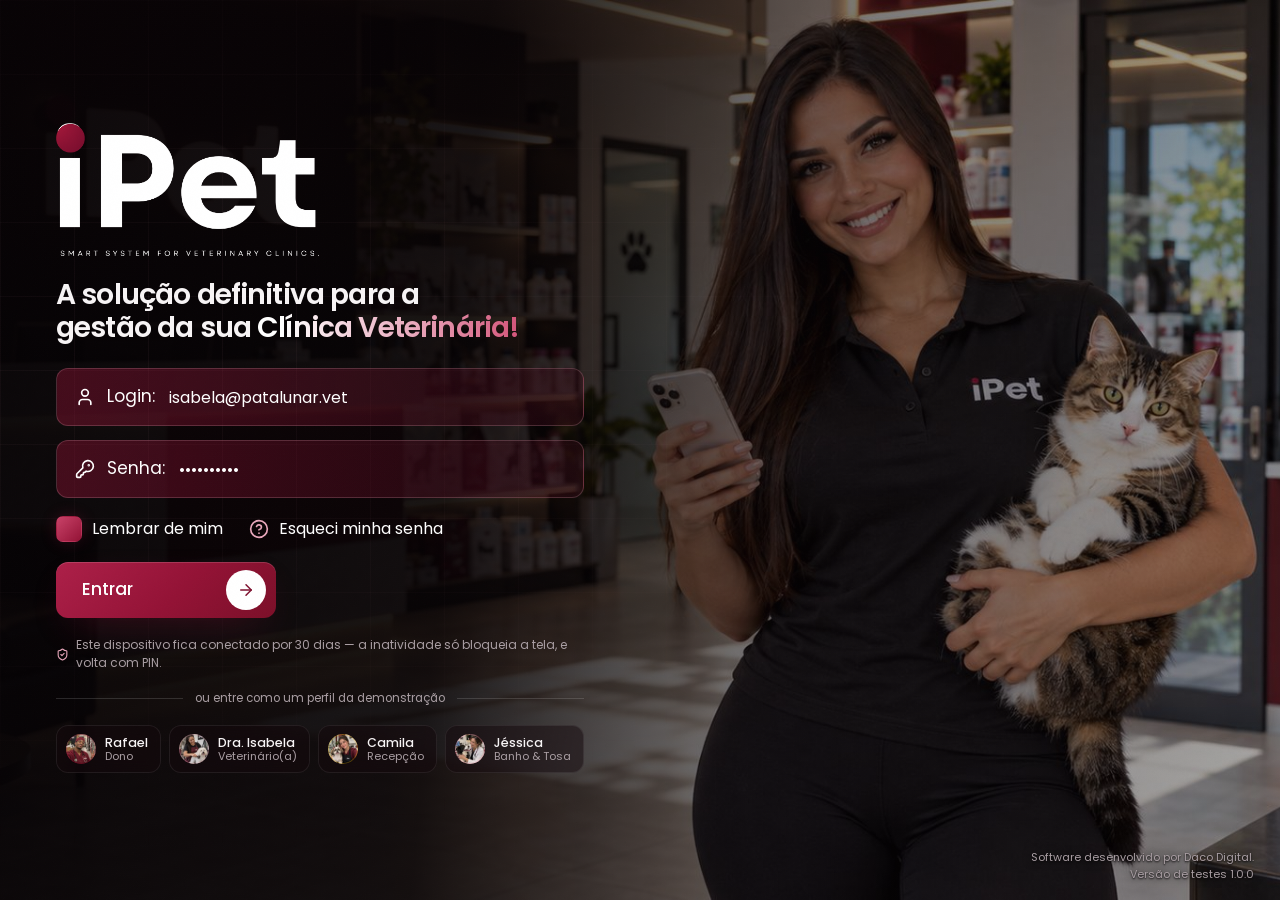
<file: index.html>
<!doctype html>
<html lang="pt-BR">
  <head>
    <meta charset="UTF-8" />
    <meta name="viewport" content="width=device-width, initial-scale=1.0, viewport-fit=cover" />
    <meta name="theme-color" content="#f4f0f1" />
    <meta name="description" content="iPet - sistema inteligente para clinicas veterinarias, por Daco Digital." />
    <meta name="apple-mobile-web-app-capable" content="yes" />
    <meta name="apple-mobile-web-app-title" content="iPet" />
    <!-- Icone da aba: a logo oficial (circulo preto com a palavra iPet e o ponto vinho). -->
    <link rel="icon" type="image/png" sizes="64x64" href="[data-uri]" />
    <link rel="apple-touch-icon" sizes="180x180" href="[data-uri]" />
    <title>iPet</title>
      <script>
      /* Tema antes de qualquer pintura: sem isto, quem escolheu o escuro vê um
         lampejo branco enquanto o JavaScript do app ainda está baixando. */
      (function () {
        try {
          var salvo = JSON.parse(localStorage.getItem('ipet-preferencias') || '{}');
          var tema = salvo && salvo.state ? salvo.state.tema : 'claro';
          if (tema === 'sistema') tema = matchMedia('(prefers-color-scheme: dark)').matches ? 'escuro' : 'claro';
          if (tema === 'escuro') {
            document.documentElement.dataset.tema = 'escuro';
            document.querySelector('meta[name="theme-color"]').content = '#0c0a0b';
          }
        } catch (e) {
          /* navegação privada ou armazenamento bloqueado: fica no claro, que é o padrão */
        }
      })();
    </script>
    <script type="module" crossorigin src="./assets/index-CNpdJ5wR.js"></script>
    <link rel="modulepreload" crossorigin href="./assets/rolldown-runtime-hePW80VL.js">
    <link rel="modulepreload" crossorigin href="./assets/icones-CRc_dqyc.js">
    <link rel="modulepreload" crossorigin href="./assets/banco-DMv7ku3s.js">
    <link rel="stylesheet" crossorigin href="./assets/index-hiunoL6u.css">
  </head>
  <body>
    <div id="raiz"></div>
  </body>
</html>
</file>
<file: assets/index-hiunoL6u.css>
._botao_1a7hz_1{border-radius:var(--r-10);letter-spacing:-.005em;white-space:nowrap;-webkit-user-select:none;user-select:none;height:38px;transition:transform var(--dur-rapida) var(--curva-saida), background var(--dur-media) var(--curva-saida), box-shadow var(--dur-media) var(--curva-saida), border-color var(--dur-media) var(--curva-saida), color var(--dur-media) var(--curva-saida), filter var(--dur-media);-webkit-tap-highlight-color:transparent;border:1px solid #0000;justify-content:center;align-items:center;gap:8px;padding:0 16px;font-size:13.5px;font-weight:500;display:inline-flex;position:relative}._botao_1a7hz_1:active:not(:disabled){transform:scale(.965)}._botao_1a7hz_1:disabled{opacity:.45;cursor:not-allowed}._primario_1a7hz_69{background:var(--gradiente-marca);color:#fff;box-shadow:inset 0 1px 0 var(--realce-5), 0 6px 20px -8px var(--marca-brilho)}._primario_1a7hz_69:hover:not(:disabled){filter:brightness(1.07);box-shadow:inset 0 1px 0 var(--realce-5), 0 10px 30px -8px #9413369e}._primario_1a7hz_69:after{content:"";border-radius:inherit;pointer-events:none;background:linear-gradient(115deg, transparent 32%, var(--realce-5) 48%, transparent 64%);opacity:0;transition:background-position .62s var(--curva-saida), opacity .18s linear;background-position:130% 0;background-size:260% 100%;position:absolute;inset:0;overflow:hidden}._primario_1a7hz_69:hover:not(:disabled):after{opacity:1;background-position:-30% 0}._secundario_1a7hz_137{background:var(--superficie-3);color:var(--texto-1);border-color:var(--borda);box-shadow:var(--realce-topo)}._secundario_1a7hz_137:hover:not(:disabled){background:var(--superficie-4);border-color:var(--borda-forte)}._contorno_1a7hz_159{color:var(--marca-texto);background:0 0;border-color:#94133659}._contorno_1a7hz_159:hover:not(:disabled){background:var(--marca-fundo);border-color:#94133699}._fantasma_1a7hz_179{color:var(--texto-2);background:0 0}._fantasma_1a7hz_179:hover:not(:disabled){background:var(--realce-2);color:var(--texto-1)}._sucesso_1a7hz_197{background:var(--sucesso-fundo);color:var(--sucesso);border-color:#2ed57340}._sucesso_1a7hz_197:hover:not(:disabled){background:#2ed57329}._emergencia_1a7hz_215{background:var(--emergencia);color:#fff;box-shadow:0 8px 26px -8px var(--emergencia-brilho)}._emergencia_1a7hz_215:hover:not(:disabled){filter:brightness(1.08)}._p_1a7hz_69{border-radius:var(--r-8);gap:6px;height:30px;padding:0 11px;font-size:12.5px}._g_1a7hz_249{border-radius:var(--r-12);height:46px;padding:0 22px;font-size:14.5px}._largo_1a7hz_263{width:100%}._soIcone_1a7hz_271{width:38px;padding:0}._soIcone_1a7hz_271._p_1a7hz_69{width:30px}._soIcone_1a7hz_271._g_1a7hz_249{width:46px}._ativo_1a7hz_293{background:var(--marca-fundo-forte);color:var(--marca-texto)}._contagem_1a7hz_303{border-radius:var(--r-pilula);background:var(--marca-500);color:#fff;min-width:17px;height:17px;box-shadow:0 0 0 2px var(--fundo);font-variant-numeric:tabular-nums;padding:0 4px;font-size:10px;font-weight:600;line-height:17px;position:absolute;top:3px;right:2px}._girando_1a7hz_337{animation:.9s linear infinite _girar_1a7hz_1}@keyframes _girar_1a7hz_1{to{transform:rotate(360deg)}}@media (width<=640px){._botao_1a7hz_1{height:40px}._p_1a7hz_69{height:32px}._soIcone_1a7hz_271{width:40px}}._cartao_ge5e2_1{isolation:isolate;border-radius:var(--r-16);border:1px solid var(--borda-sutil);background:var(--superficie-1);min-width:0;box-shadow:var(--sombra-1), var(--realce-topo);transition:border-color var(--dur-media) var(--curva-saida), transform var(--dur-media) var(--curva-saida), box-shadow var(--dur-media) var(--curva-saida);position:relative}._brilho_ge5e2_31:before{content:"";z-index:-1;border-radius:inherit;pointer-events:none;background:radial-gradient(380px circle at var(--mx,-999px) var(--my,-999px), #9413361c, transparent 45%);opacity:0;transition:opacity var(--dur-lenta) var(--curva-saida);position:absolute;inset:0}._brilho_ge5e2_31:hover:before{opacity:1}._brilho_ge5e2_31:hover{border-color:var(--borda-marca)}._destaque_ge5e2_73{background:var(--painel-marca) padding-box, var(--gradiente-borda) border-box;box-shadow:var(--realce-topo), 0 18px 48px -30px #94133680;border-color:#0000}._interativo_ge5e2_93{cursor:pointer}._interativo_ge5e2_93:hover{border-color:var(--borda-forte);box-shadow:var(--realce-topo), 0 14px 40px -24px #000000e6;transform:translateY(-2px)}._espaco0_ge5e2_115{padding:0}._espacoP_ge5e2_121{padding:12px}._espacoM_ge5e2_127{padding:20px}._espacoG_ge5e2_133{padding:28px}._cabecalho_ge5e2_141{align-items:flex-start;gap:12px;margin-bottom:16px;display:flex}._iconeCabecalho_ge5e2_153{border-radius:var(--r-10);background:var(--marca-fundo);width:34px;height:34px;color:var(--marca-texto);flex-shrink:0;place-items:center;display:grid}._textos_ge5e2_173{flex:1;min-width:0}._titulo_ge5e2_181{letter-spacing:-.01em;color:var(--texto-1);font-size:15px;font-weight:600}._descricao_ge5e2_193{color:var(--texto-3);margin-top:2px;font-size:12.5px}._acoes_ge5e2_203{flex-shrink:0;align-items:center;gap:6px;display:flex}@media (width<=640px){._espacoM_ge5e2_127{padding:16px}._espacoG_ge5e2_133{padding:20px}}._selo_sxhqd_1{border-radius:var(--r-pilula);white-space:nowrap;letter-spacing:0;border:1px solid #0000;align-items:center;gap:5px;height:22px;padding:0 8px;font-size:11.5px;font-weight:500;line-height:1;display:inline-flex}._p_sxhqd_31{gap:4px;height:18px;padding:0 6px;font-size:10.5px}._marca_sxhqd_45{color:var(--marca-texto);background:var(--marca-fundo);border-color:#94133638}._sucesso_sxhqd_55{color:var(--sucesso);background:var(--sucesso-fundo);border-color:#2ed57333}._atencao_sxhqd_65{color:var(--atencao);background:var(--atencao-fundo);border-color:#f5b30133}._info_sxhqd_75{color:var(--info);background:var(--info-fundo);border-color:#4fb3ff33}._neutro_sxhqd_85{color:var(--texto-2);background:var(--neutro-fundo);border-color:var(--borda-sutil)}._contorno_sxhqd_95{color:var(--texto-2);border-color:var(--borda-forte);background:0 0}._emergencia_sxhqd_105{color:#fff;background:var(--emergencia);border-color:#0000;font-weight:600}._ponto_sxhqd_119{background:currentColor;border-radius:50%;flex-shrink:0;width:6px;height:6px}._pulsando_sxhqd_135{animation:_pulso_sxhqd_1 1.8s var(--curva-saida) infinite;box-shadow:0 0}@keyframes _pulso_sxhqd_1{0%{box-shadow:0 0 0 0 color-mix(in srgb, currentColor 60%, transparent)}70%{box-shadow:0 0 0 6px #0000}to{box-shadow:0 0 #0000}}._envoltorio_ax9zs_1{flex-shrink:0;display:inline-block;position:relative}._avatar_ax9zs_13{letter-spacing:.01em;-webkit-user-select:none;user-select:none;border-radius:50%;place-items:center;width:100%;height:100%;font-weight:600;display:grid}._quadrado_ax9zs_35{border-radius:30%}._anel_ax9zs_43{outline:2px solid var(--marca-500);outline-offset:2px}._canal_ax9zs_53{box-shadow:0 0 0 2px var(--fundo);border-radius:50%;place-items:center;display:grid;position:absolute;bottom:-3px;right:-3px}._online_ax9zs_73{background:var(--sucesso);box-shadow:0 0 0 2px var(--fundo);border-radius:50%;position:absolute;bottom:0;right:0}._grupo_ax9zs_91{align-items:center;display:inline-flex}._itemGrupo_ax9zs_99{box-shadow:0 0 0 2px var(--superficie-1);border-radius:50%;margin-left:-8px}._itemGrupo_ax9zs_99:first-child{margin-left:0}._resto_ax9zs_115{background:var(--superficie-4);color:var(--texto-2);box-shadow:0 0 0 2px var(--superficie-1);border-radius:50%;place-items:center;margin-left:-8px;font-weight:600;display:grid}._comFoto_ax9zs_139{color:#0000;background-repeat:no-repeat}._campo_1s6cj_1{flex-direction:column;gap:6px;min-width:0;display:flex}._rotulo_1s6cj_8{color:var(--texto-2);font-size:12.5px;font-weight:500}._dica_1s6cj_14{color:var(--texto-3);font-size:12px}._erro_1s6cj_19{color:var(--atencao);font-size:12px}._caixa_1s6cj_24{border-radius:var(--r-10);border:1px solid var(--borda);background:var(--superficie-2);height:40px;transition:border-color var(--dur-media) var(--curva-saida), box-shadow var(--dur-media) var(--curva-saida), background var(--dur-media);align-items:center;gap:8px;padding:0 12px;display:flex;position:relative}._caixa_1s6cj_24:hover{border-color:var(--borda-forte)}._caixa_1s6cj_24:focus-within{background:var(--superficie-3);border-color:#94133699;box-shadow:0 0 0 4px #94133624}._p_1s6cj_48{border-radius:var(--r-8);height:32px;padding:0 10px;font-size:13px}._g_1s6cj_54{border-radius:var(--r-12);height:48px;padding:0 16px;font-size:15px}._comErro_1s6cj_61{border-color:#f5b3018c}._entrada_1s6cj_65{min-width:0;height:100%;color:var(--texto-1);background:0 0;border:0;outline:0;flex:1;font-size:13.5px}._entrada_1s6cj_65::placeholder{color:var(--texto-4)}._entrada_1s6cj_65:focus-visible{outline:none}._icone_1s6cj_82{color:var(--texto-3);flex-shrink:0}._sufixo_1s6cj_87{color:var(--texto-3);flex-shrink:0;font-size:12.5px}._area_1s6cj_93{resize:vertical;height:auto;color:var(--texto-1);outline:0;padding:10px 12px;font-size:13.5px;line-height:1.55}._area_1s6cj_93::placeholder{color:var(--texto-4)}._seletor_1s6cj_106 select{appearance:none;cursor:pointer;padding-right:18px}._seletor_1s6cj_106 option{background:var(--superficie-2);color:var(--texto-1)}._seta_1s6cj_115{color:var(--texto-3);pointer-events:none;position:absolute;right:10px}._alternadorLinha_1s6cj_123{cursor:pointer;justify-content:space-between;align-items:center;gap:16px;display:flex}._alternadorTextos_1s6cj_130{flex-direction:column;gap:2px;min-width:0;display:flex}._alternadorRotulo_1s6cj_136{color:var(--texto-1);font-size:13.5px}._alternador_1s6cj_123{border-radius:var(--r-pilula);background:var(--superficie-4);border:1px solid var(--borda);width:40px;height:23px;transition:background var(--dur-media) var(--curva-saida);flex-shrink:0;position:relative}._altP_1s6cj_150{width:32px;height:19px}._bolinha_1s6cj_154{background:var(--texto-2);width:17px;height:17px;transition:transform var(--dur-media) var(--curva-mola), background var(--dur-media);border-radius:50%;position:absolute;top:2px;left:2px}._altP_1s6cj_150 ._bolinha_1s6cj_154{width:13px;height:13px}._ligado_1s6cj_170{background:var(--marca-500);box-shadow:0 0 16px -4px var(--marca-brilho);border-color:#0000}._ligado_1s6cj_170 ._bolinha_1s6cj_154{background:#fff;transform:translate(17px)}._altP_1s6cj_150._ligado_1s6cj_170 ._bolinha_1s6cj_154{transform:translate(13px)}._caixaLinha_1s6cj_183{color:var(--texto-2);cursor:pointer;align-items:center;gap:9px;font-size:13.5px;display:inline-flex}._marcador_1s6cj_191{border:1.5px solid var(--borda-forte);background:var(--superficie-2);color:#fff;width:18px;height:18px;transition:all var(--dur-rapida);border-radius:5px;place-items:center;display:grid}._marcado_1s6cj_191{background:var(--marca-500);border-color:var(--marca-500)}._desabilitado_1s6cj_207{opacity:.5;cursor:not-allowed}@media (width<=640px){._entrada_1s6cj_65,._area_1s6cj_93{font-size:16px}._caixa_1s6cj_24{height:44px}}._abas_17x5f_1{scrollbar-width:none;-webkit-overflow-scrolling:touch;align-items:center;gap:4px;display:flex;overflow-x:auto}._abas_17x5f_1::-webkit-scrollbar{display:none}._linha_17x5f_25{border-bottom:1px solid var(--borda-sutil);gap:2px}._pilula_17x5f_35{border-radius:var(--r-10);background:var(--superficie-2);border:1px solid var(--borda-sutil);padding:3px;display:inline-flex}._aba_17x5f_1{color:var(--texto-3);transition:color var(--dur-media) var(--curva-saida);-webkit-tap-highlight-color:transparent;flex-shrink:0;font-size:13.5px;font-weight:500;position:relative}._aba_17x5f_1:hover,._ativa_17x5f_75{color:var(--texto-1)}._linha_17x5f_25 ._aba_17x5f_1{height:42px;padding:0 12px}._pilula_17x5f_35 ._aba_17x5f_1{height:30px;padding:0 12px;font-size:12.5px}._conteudo_17x5f_103{z-index:1;align-items:center;gap:7px;display:inline-flex;position:relative}._indicador_17x5f_119{z-index:0;position:absolute}._linha_17x5f_25 ._indicador_17x5f_119{background:var(--marca-400);height:2px;box-shadow:0 0 12px var(--marca-brilho);border-radius:2px;bottom:-1px;left:8px;right:8px}._pilula_17x5f_35 ._indicador_17x5f_119{border-radius:var(--r-8);background:var(--superficie-4);box-shadow:inset 0 1px 0 var(--realce-3), 0 2px 8px #0006;inset:0}._contagem_17x5f_163{border-radius:var(--r-pilula);background:var(--superficie-4);min-width:18px;height:18px;color:var(--texto-2);text-align:center;font-variant-numeric:tabular-nums;padding:0 5px;font-size:10.5px;line-height:18px}._ativa_17x5f_75 ._contagem_17x5f_163{background:var(--marca-fundo-forte);color:var(--marca-texto)}._camada_jsumw_1{z-index:var(--z-modal);place-items:center;display:grid;position:fixed;inset:0}._fundo_jsumw_17{background:var(--veu-sobreposicao);-webkit-backdrop-filter:blur(6px);position:absolute;inset:0}._modal_jsumw_33,._gaveta_jsumw_35{border:1px solid var(--borda);background:radial-gradient(120% 60% at 50% -10%, #9413361a, transparent 60%), var(--superficie-1);max-height:calc(100dvh - 48px);box-shadow:var(--realce-topo), var(--sombra-3);flex-direction:column;display:flex;position:relative}._modal_jsumw_33{border-radius:var(--r-20)}._gaveta_jsumw_35{border-radius:var(--r-20) 0 0 var(--r-20);border-right:0;max-height:100dvh;position:absolute;top:0;bottom:0;right:0}._esquerda_jsumw_89{border-radius:0 var(--r-20) var(--r-20) 0;border-right:1px solid var(--borda);border-left:0;left:0;right:auto}._folha_jsumw_105{border-radius:var(--r-24) var(--r-24) 0 0;border:1px solid var(--borda);max-height:92dvh;padding-bottom:env(safe-area-inset-bottom);border-bottom:0;position:absolute;inset:auto 0 0;width:100%!important}._alca_jsumw_133{background:var(--borda-forte);border-radius:4px;flex-shrink:0;width:40px;height:4px;margin:8px auto 0}._cabecalho_jsumw_151{flex-shrink:0;align-items:flex-start;gap:12px;padding:18px 18px 12px 22px;display:flex}._textos_jsumw_165{flex:1;min-width:0;padding-top:4px}._titulo_jsumw_175{font-size:17px;font-weight:600}._descricao_jsumw_183{color:var(--texto-3);margin-top:3px;font-size:13px}._fecharSolto_jsumw_193{z-index:2;position:absolute;top:12px;right:12px}._corpo_jsumw_207{flex:1;min-height:0;padding:4px 22px 22px;overflow-y:auto}._rodape_jsumw_221{border-top:1px solid var(--borda-sutil);flex-shrink:0;justify-content:flex-end;gap:8px;padding:14px 22px;display:flex}@media (width<=640px){._corpo_jsumw_207{padding:4px 16px 18px}._cabecalho_jsumw_151{padding:12px 12px 8px 16px}._rodape_jsumw_221{padding:12px 16px}._rodape_jsumw_221>*{flex:1}}._kpi_50kiq_1{flex-direction:column;gap:10px;display:flex}._topo_50kiq_13{justify-content:space-between;align-items:center;gap:8px;display:flex}._rotulo_50kiq_27{color:var(--texto-3);font-size:12.5px;font-weight:500}._icone_50kiq_39{border-radius:var(--r-8);background:var(--marca-fundo);width:28px;height:28px;color:var(--marca-texto);place-items:center;display:grid}._meio_50kiq_59{justify-content:space-between;align-items:flex-end;gap:8px;display:flex}._valor_50kiq_73{letter-spacing:-.03em;color:var(--texto-1);white-space:nowrap;font-size:26px;font-weight:600;line-height:1.1}._mini_50kiq_91{flex-shrink:0}._base_50kiq_99{flex-wrap:wrap;align-items:center;gap:8px;display:flex}._variacao_50kiq_113{border-radius:var(--r-pilula);font-variant-numeric:tabular-nums;align-items:center;gap:2px;height:20px;padding:0 6px 0 4px;font-size:11.5px;font-weight:600;display:inline-flex}._bom_50kiq_135{color:var(--sucesso);background:var(--sucesso-fundo)}._ruim_50kiq_143{color:var(--atencao);background:var(--atencao-fundo)}._comparacao_50kiq_153{color:var(--texto-3);font-size:12px}@media (width<=640px){._valor_50kiq_73{font-size:22px}}._cabecalhoPagina_5pqiz_3{flex-direction:column;gap:18px;margin-bottom:24px;display:flex}._linhaCabecalho_5pqiz_31{flex-wrap:wrap;align-items:center;gap:16px;min-width:0;display:flex}._textosCabecalho_5pqiz_45{flex:260px;min-width:min(100%,240px)}._tituloPagina_5pqiz_57{letter-spacing:-.03em;color:var(--texto-1);font-size:26px;font-weight:600;line-height:1.2}._descricaoPagina_5pqiz_71{color:var(--texto-3);max-width:68ch;margin-top:4px;font-size:13.5px}._ilustracaoCabecalho_5pqiz_83{flex-shrink:0}._acoesCabecalho_5pqiz_89{flex-wrap:wrap;justify-content:flex-end;align-items:center;gap:8px;min-width:0;display:flex}@media (width<=767px){._cabecalhoPagina_5pqiz_3{gap:12px;margin-bottom:16px}._linhaCabecalho_5pqiz_31{flex-wrap:wrap;gap:10px}._tituloPagina_5pqiz_57{font-size:21px}._descricaoPagina_5pqiz_71{-webkit-line-clamp:2;line-clamp:2;-webkit-box-orient:vertical;display:-webkit-box;overflow:hidden}._ilustracaoCabecalho_5pqiz_83{display:none}._acoesCabecalho_5pqiz_89{width:100%}}._vazio_5pqiz_165{text-align:center;flex-direction:column;align-items:center;gap:6px;padding:40px 24px;display:flex}._vazioCompacto_5pqiz_181{padding:20px 16px}._tituloVazio_5pqiz_187{margin-top:10px;font-size:15px;font-weight:600}._descricaoVazio_5pqiz_197{max-width:360px;color:var(--texto-3);font-size:13px}._acaoVazio_5pqiz_207{margin-top:12px}._tabelaRolagem_5pqiz_217{-webkit-overflow-scrolling:touch;width:100%;overflow-x:auto}._tabela_5pqiz_217{border-collapse:separate;border-spacing:0;width:100%;font-size:13px}._tabela_5pqiz_217 th{z-index:1;text-align:left;letter-spacing:.02em;color:var(--texto-3);background:var(--superficie-1);border-bottom:1px solid var(--borda-sutil);white-space:nowrap;padding:10px 14px;font-size:11.5px;font-weight:500;position:sticky;top:0}._tabela_5pqiz_217 td{border-bottom:1px solid var(--borda-sutil);color:var(--texto-2);vertical-align:middle;padding:12px 14px}._tabela_5pqiz_217 tbody tr{transition:background var(--dur-rapida)}._tabela_5pqiz_217 tbody tr:hover td{background:var(--realce-1)}._tabela_5pqiz_217 tbody tr:last-child td{border-bottom:0}._densa_5pqiz_297 td,._densa_5pqiz_297 th{padding:8px 12px}._progresso_5pqiz_313{border-radius:var(--r-pilula);background:var(--superficie-4);width:100%;overflow:hidden}._barraProgresso_5pqiz_325{border-radius:inherit;height:100%}._esqueleto_5pqiz_337{background:linear-gradient(90deg, var(--superficie-3) 0%, var(--superficie-4) 50%, var(--superficie-3) 100%);background-size:200% 100%;animation:1.6s linear infinite _brilho-deslizando_5pqiz_1;display:block}._divisor_5pqiz_353{color:var(--texto-3);letter-spacing:.06em;text-transform:uppercase;align-items:center;gap:12px;margin:16px 0;font-size:11.5px;font-weight:500;display:flex}._divisor_5pqiz_353:before,._divisor_5pqiz_353:after{content:"";background:var(--borda-sutil);flex:1;height:1px}._menu_5pqiz_393{display:inline-flex;position:relative}._listaMenu_5pqiz_401{z-index:var(--z-gaveta);border-radius:var(--r-12);border:1px solid var(--borda);background:var(--superficie-vidro);-webkit-backdrop-filter:blur(18px)saturate(140%);box-shadow:var(--realce-topo), var(--sombra-2);transform-origin:100% 0;padding:5px;position:absolute;top:calc(100% + 6px);right:0}._menuEsquerda_5pqiz_433{transform-origin:0 0;left:0;right:auto}@media (width<=767px){._listaMenu_5pqiz_401{min-width:176px;max-width:calc(100vw - 28px);width:auto!important}._menuEsquerda_5pqiz_433{transform-origin:100% 0;left:auto;right:0}}._itemMenu_5pqiz_471{border-radius:var(--r-8);width:100%;color:var(--texto-2);text-align:left;align-items:center;gap:10px;padding:8px 10px;font-size:13px;display:flex}._itemMenu_5pqiz_471:hover:not(:disabled){background:var(--realce-3);color:var(--texto-1)}._itemMenu_5pqiz_471:disabled{opacity:.4}._itemDestrutivo_5pqiz_507:hover:not(:disabled){color:var(--atencao)}._textosItemMenu_5pqiz_513{flex-direction:column;display:flex}._textosItemMenu_5pqiz_513 small{color:var(--texto-3);font-size:11.5px}._separadorMenu_5pqiz_529{background:var(--borda-sutil);height:1px;margin:4px 6px}._tooltipGrafico_5pqiz_543{border-radius:var(--r-10);border:1px solid var(--borda);background:var(--superficie-vidro);-webkit-backdrop-filter:blur(12px);backdrop-filter:blur(12px);min-width:150px;box-shadow:var(--sombra-2);padding:10px 12px;font-size:12px}._tooltipTitulo_5pqiz_563{color:var(--texto-3);margin-bottom:6px;font-size:11.5px}._tooltipLinha_5pqiz_573{color:var(--texto-2);align-items:center;gap:8px;padding:2px 0;display:flex}._tooltipLinha_5pqiz_573 strong{color:var(--texto-1);font-variant-numeric:tabular-nums;margin-left:auto;font-weight:600}._tooltipCor_5pqiz_599{border-radius:2px;width:8px;height:8px}._tooltipNome_5pqiz_609{white-space:nowrap}._celebracao_1lcm2_2{z-index:var(--z-aviso);pointer-events:none;position:fixed;top:42%;left:50%}._celebracao_1lcm2_2 i{opacity:0;animation:_soltar-pata_1lcm2_1 1.4s var(--curva-saida) forwards;background-repeat:no-repeat;background-size:contain;display:block;position:absolute}@keyframes _soltar-pata_1lcm2_1{0%{opacity:0;transform:translate(0,0)rotate(0)scale(.4)}18%{opacity:.95}70%{opacity:.9}to{transform:translate3d(var(--x), calc(var(--y) + 150px), 0) rotate(var(--giro)) scale(1);opacity:0}}._captura_nsgbp_1{flex-direction:column;gap:10px;display:flex}._palco_nsgbp_8{aspect-ratio:1;border-radius:var(--r-16);border:1px solid var(--borda-sutil);background:var(--superficie-3);align-self:center;width:100%;max-width:320px;position:relative;overflow:hidden}._video_nsgbp_19{object-fit:cover;width:100%;height:100%;transform:scaleX(-1)}._videoApagado_nsgbp_26{opacity:0}._previa_nsgbp_29{object-fit:cover;width:100%;height:100%;display:block}._aviso_nsgbp_35{text-align:center;flex-direction:column;justify-content:center;align-items:center;gap:7px;padding:20px;display:flex;position:absolute;inset:0}._aviso_nsgbp_35 svg{color:var(--marca-texto)}._aviso_nsgbp_35 strong{color:var(--texto-1);font-size:13.5px;font-weight:600}._aviso_nsgbp_35 small{color:var(--texto-3);font-size:11.5px;line-height:1.45}._mira_nsgbp_60{pointer-events:none;border:2px dashed #ffffff8c;border-radius:50%;position:absolute;inset:12%}._seletorCamera_nsgbp_68{border-radius:var(--r-8);border:1px solid var(--borda-sutil);background:var(--superficie-2);width:100%;max-width:320px;color:var(--texto-1);font-family:var(--fonte);align-self:center;padding:7px 10px;font-size:12.5px}._acoes_nsgbp_81{flex-wrap:wrap;justify-content:center;gap:8px;display:flex}._principal_nsgbp_87,._secundario_nsgbp_88,._fantasma_nsgbp_89{border-radius:var(--r-10);cursor:pointer;align-items:center;gap:6px;padding:8px 14px;font-size:12.5px;font-weight:500;display:inline-flex}._principal_nsgbp_87{background:var(--gradiente-marca);color:var(--texto-sobre-cor);box-shadow:0 6px 20px -10px var(--marca-brilho);border:1px solid #0000}._principal_nsgbp_87:disabled{opacity:.6;cursor:default}._secundario_nsgbp_88{border:1px solid var(--borda-sutil);background:var(--superficie-2);color:var(--texto-2)}._secundario_nsgbp_88:hover{border-color:var(--borda-marca);color:var(--marca-texto)}._fantasma_nsgbp_89{color:var(--texto-3);background:0 0;border:0}._fundo_1vn0f_1{z-index:120;-webkit-backdrop-filter:blur(6px);backdrop-filter:blur(6px);cursor:zoom-out;background:#0a0809db;place-items:center;padding:32px 20px;display:grid;position:fixed;inset:0}._quadro_1vn0f_14{border-radius:var(--r-16);cursor:default;flex-direction:column;gap:0;max-width:min(860px,100%);max-height:100%;display:flex;overflow:hidden;box-shadow:0 40px 90px -30px #000}._imagem_1vn0f_25{object-fit:contain;background:#0a0809;width:100%;max-height:78vh;display:block}._legenda_1vn0f_33{color:#f7f4f5;background:#161214;padding:14px 18px}._legenda_1vn0f_33 strong{font-size:14.5px;font-weight:600;display:block}._legenda_1vn0f_33 p{color:#f7f4f5b8;margin:4px 0 0;font-size:12.5px;line-height:1.55}._fecharVisor_1vn0f_50{top:calc(18px + env(safe-area-inset-top,0px));color:#fff;cursor:pointer;background:#ffffff1a;border:1px solid #ffffff2e;border-radius:50%;place-items:center;width:40px;height:40px;display:grid;position:absolute;right:18px}._fecharVisor_1vn0f_50:hover{background:#fff3}._barra_1kugf_5{left:50%;bottom:calc(22px + env(safe-area-inset-bottom,0px));z-index:57;border-radius:var(--r-pilula);border:1px solid color-mix(in srgb, var(--sucesso) 40%, transparent);background:var(--superficie-1);max-width:min(420px,100vw - 32px);box-shadow:var(--sombra-3);text-align:left;cursor:pointer;-webkit-tap-highlight-color:transparent;align-items:center;gap:11px;padding:9px 14px 9px 10px;font-family:inherit;display:flex;position:fixed;transform:translate(-50%)}._barra_1kugf_5:hover{border-color:color-mix(in srgb, var(--sucesso) 70%, transparent)}._pulso_1kugf_30{background:var(--sucesso);border-radius:50%;flex-shrink:0;width:9px;height:9px;position:relative}._pulso_1kugf_30:after{content:"";border:2px solid var(--sucesso);opacity:0;border-radius:50%;animation:1.8s ease-out infinite _pulsarAtendimento_1kugf_1;position:absolute;inset:-5px}@keyframes _pulsarAtendimento_1kugf_1{0%{opacity:.7;transform:scale(.7)}to{opacity:0;transform:scale(1.4)}}[data-movimento=reduzido] ._pulso_1kugf_30:after{animation:none}._textos_1kugf_61{flex-direction:column;flex:1;min-width:0;display:flex}._textos_1kugf_61 strong{color:var(--texto-1);text-overflow:ellipsis;white-space:nowrap;font-size:13px;font-weight:600;overflow:hidden}._textos_1kugf_61 small{color:var(--texto-3);text-overflow:ellipsis;white-space:nowrap;font-size:11px;overflow:hidden}._iconeBarra_1kugf_82{color:var(--sucesso);flex-shrink:0}._seta_1kugf_86{color:var(--texto-4);flex-shrink:0}@media (width<=720px){._barra_1kugf_5{bottom:calc(86px + env(safe-area-inset-bottom,0px));max-width:none;left:16px;right:16px;transform:none}}._camada_19d6f_19{z-index:var(--z-modal);display:block;position:fixed;inset:0}._fundo_19d6f_33{background:var(--fundo);position:absolute;inset:0}._painel_19d6f_45{background:var(--superficie-1);border:0;border-radius:0;flex-direction:column;width:100%;height:100dvh;max-height:100dvh;display:flex;position:relative;overflow:hidden}._alca_19d6f_71{background:var(--borda-forte);border-radius:999px;align-self:center;width:38px;height:4px;margin:8px 0 2px}._topo_19d6f_93{border-bottom:1px solid var(--borda-sutil);align-items:center;gap:12px;padding:14px 16px 12px;display:flex}._identidade_19d6f_109{flex:1;min-width:0}._identidade_19d6f_109 h2{letter-spacing:-.02em;color:var(--texto-1);white-space:nowrap;text-overflow:ellipsis;margin:0;font-size:18px;font-weight:600;overflow:hidden}._identidade_19d6f_109 p{color:var(--texto-3);white-space:nowrap;text-overflow:ellipsis;margin:1px 0 0;font-size:12.5px;overflow:hidden}._selosTopo_19d6f_155{flex-shrink:0;align-items:center;gap:8px;display:flex}._fecharTopo_19d6f_169{border-radius:var(--r-10);width:34px;height:34px;color:var(--texto-3);transition:background var(--dur-rapida), color var(--dur-rapida);place-items:center;display:grid}._fecharTopo_19d6f_169:hover{background:var(--superficie-3);color:var(--texto-1)}._manejo_19d6f_201{background:var(--atencao-fundo);color:var(--atencao);border-bottom:1px solid #ffc23340;align-items:center;gap:7px;margin:0;padding:8px 16px;font-size:12.5px;font-weight:500;display:flex}._abas_19d6f_231{border-bottom:1px solid var(--borda-sutil);gap:2px;padding:0 10px;display:flex}._aba_19d6f_231{height:44px;color:var(--texto-3);transition:color var(--dur-rapida);align-items:center;gap:7px;padding:0 14px;font-size:13.5px;font-weight:500;display:inline-flex;position:relative}._aba_19d6f_231:hover{color:var(--texto-2)}._abaAtiva_19d6f_275{color:var(--texto-1)}._abaAtiva_19d6f_275:after{content:"";background:var(--gradiente-marca-claro);border-radius:2px 2px 0 0;height:2px;position:absolute;bottom:-1px;left:12px;right:12px}._contagemAba_19d6f_303{background:var(--marca-500);color:#fff;text-align:center;border-radius:999px;min-width:18px;height:18px;padding:0 5px;font-size:10.5px;font-weight:600;line-height:18px}._rolagem_19d6f_333{flex:1;min-height:0;overflow-y:auto}._corpoAba_19d6f_345{flex-direction:column;gap:14px;padding:16px;display:flex}._tituloBloco_19d6f_361{letter-spacing:.08em;text-transform:uppercase;color:var(--texto-4);margin:4px 0 -4px;font-size:11px;font-weight:600}._tituloBloco_19d6f_361+section,._tituloBloco_19d6f_361+p{margin-top:0}._duasColunas_19d6f_387{grid-template-columns:repeat(2,minmax(0,1fr));gap:12px;display:grid}._blocoVitais_19d6f_403{border-radius:var(--r-12);border:1px solid var(--borda-sutil);background:var(--superficie-2);grid-template-columns:repeat(4,minmax(0,1fr));gap:10px;padding:12px;display:grid}._blocoListas_19d6f_423,._blocoFicha_19d6f_425,._blocoPrescricao_19d6f_427,._blocoComanda_19d6f_429{border-radius:var(--r-12);border:1px solid var(--borda-sutil);background:var(--superficie-2);flex-direction:column;gap:10px;padding:12px;display:flex}._lista_19d6f_449{flex-direction:column;gap:6px;display:flex}._rotuloLista_19d6f_461{letter-spacing:.06em;text-transform:uppercase;color:var(--texto-3);font-size:11px;font-weight:600}._etiquetas_19d6f_477{flex-wrap:wrap;gap:6px;display:flex}._etiqueta_19d6f_477{border:1px solid var(--borda);background:var(--superficie-3);height:26px;color:var(--texto-2);border-radius:999px;align-items:center;gap:5px;padding:0 4px 0 10px;font-size:12px;display:inline-flex}._etiqueta_19d6f_477 button{width:18px;height:18px;color:var(--texto-4);transition:background var(--dur-rapida), color var(--dur-rapida);border-radius:50%;place-items:center;display:grid}._etiqueta_19d6f_477 button:hover{background:var(--marca-fundo-forte);color:#fff}._novaEtiqueta_19d6f_545{border:1px dashed var(--borda);background:0 0;border-radius:999px;align-items:center;gap:4px;height:26px;padding:0 6px 0 10px;display:inline-flex}._novaEtiqueta_19d6f_545 input{width:108px;color:var(--texto-1);font-family:var(--fonte);background:0 0;border:0;font-size:12px}._novaEtiqueta_19d6f_545 input:focus{outline:none}._novaEtiqueta_19d6f_545 input::placeholder{color:var(--texto-4)}._novaEtiqueta_19d6f_545 button{background:var(--marca-500);color:#fff;border-radius:50%;place-items:center;width:18px;height:18px;display:grid}._rodapeFicha_19d6f_613{color:var(--texto-4);margin:0;font-size:11.5px}._linhaPrescricao_19d6f_629{border-radius:var(--r-8);background:var(--superficie-3);color:var(--texto-2);align-items:center;gap:10px;padding:8px 10px;font-size:12.5px;display:flex}._linhaPrescricao_19d6f_629 span{flex:1;min-width:0}._linhaPrescricao_19d6f_629 strong{color:var(--texto-1)}._linhaPrescricao_19d6f_629 button{color:var(--texto-4);transition:color var(--dur-rapida)}._linhaPrescricao_19d6f_629 button:hover{color:var(--emergencia)}._novaPrescricao_19d6f_679{grid-template-columns:minmax(0,1.6fr) minmax(0,1fr) minmax(0,.9fr) minmax(0,1fr) minmax(0,1fr) auto;align-items:end;gap:8px;display:grid}._fechoProntuario_19d6f_693{justify-content:space-between;align-items:flex-end;gap:12px;display:flex}._buscaComanda_19d6f_711{align-items:center;display:flex;position:relative}._buscaComanda_19d6f_711 input{border-radius:var(--r-10);background:var(--campo-claro);width:100%;height:40px;color:var(--campo-claro-texto);font-family:var(--fonte);border:1px solid #0000;padding:0 14px 0 38px;font-size:13.5px}._buscaComanda_19d6f_711 input::placeholder{color:var(--campo-claro-marca)}._buscaComanda_19d6f_711 input:focus{background:var(--campo-claro-foco);border-color:var(--marca-400);outline:none}._lupaComanda_19d6f_759{color:var(--campo-claro-marca);pointer-events:none;position:absolute;left:13px}._atalhos_19d6f_773,._achados_19d6f_775{flex-wrap:wrap;gap:8px;display:flex}._atalho_19d6f_773{border-radius:var(--r-10);border:1px solid var(--borda-sutil);background:var(--superficie-2);text-align:left;transition:transform var(--dur-media) var(--curva-saida), border-color var(--dur-media), background var(--dur-media);flex-direction:column;gap:1px;padding:9px 13px;display:flex}._atalho_19d6f_773:hover{border-color:var(--borda-marca);background:var(--superficie-3);transform:translateY(-2px)}._atalho_19d6f_773 span{color:var(--texto-1);font-size:12.5px;font-weight:500}._atalho_19d6f_773 small{color:var(--texto-3);font-size:11.5px}._achado_19d6f_775{border-radius:var(--r-10);border:1px solid var(--borda-sutil);background:var(--superficie-2);width:100%;color:var(--texto-3);text-align:left;transition:border-color var(--dur-rapida), background var(--dur-rapida);align-items:center;gap:10px;padding:10px 12px;display:flex}._achado_19d6f_775:hover{border-color:var(--borda-marca);background:var(--superficie-3);color:var(--marca-texto)}._nomeAchado_19d6f_885{min-width:0;color:var(--texto-1);flex:1;font-size:13px}._precoAchado_19d6f_897{color:var(--texto-2);white-space:nowrap;font-size:13px;font-weight:600}._comandaVazia_19d6f_911{text-align:center;color:var(--texto-4);margin:0;padding:10px 0;font-size:12.5px}._tituloComanda_19d6f_927{color:var(--texto-3);justify-content:space-between;align-items:center;gap:8px;font-size:12px;display:flex}._linhaComanda_19d6f_945{border-top:1px solid var(--borda-sutil);grid-template-columns:minmax(0,1fr) auto auto auto;align-items:center;gap:10px;padding:7px 0;display:grid}._nomeLinha_19d6f_961{color:var(--texto-1);text-overflow:ellipsis;white-space:nowrap;font-size:13px;overflow:hidden}._quantidade_19d6f_975{align-items:center;gap:2px;display:inline-flex}._quantidade_19d6f_975 button{border-radius:var(--r-6);border:1px solid var(--borda-sutil);background:var(--superficie-3);width:24px;height:24px;color:var(--texto-2);place-items:center;display:grid}._quantidade_19d6f_975 button:hover{border-color:var(--borda-forte);color:var(--texto-1)}._quantidade_19d6f_975 b{text-align:center;font-variant-numeric:tabular-nums;min-width:26px;font-size:13px}._valorLinha_19d6f_1025{color:var(--texto-1);font-variant-numeric:tabular-nums;white-space:nowrap;font-size:13px;font-weight:600}._tirarLinha_19d6f_1039{color:var(--texto-4);transition:color var(--dur-rapida)}._tirarLinha_19d6f_1039:hover{color:var(--emergencia)}._totalComanda_19d6f_1055{border-top:1px solid var(--borda);color:var(--texto-3);justify-content:space-between;align-items:baseline;padding-top:10px;font-size:12.5px;display:flex}._totalComanda_19d6f_1055 strong{letter-spacing:-.02em;color:var(--texto-1);font-size:19px;font-weight:600}._fechoComanda_19d6f_1087{justify-content:space-between;align-items:center;gap:12px;display:flex}._notaComanda_19d6f_1099{color:var(--texto-4);margin:0;font-size:11.5px}._rodape_19d6f_613{border-top:1px solid var(--borda-sutil);background:var(--superficie-solida-1);justify-content:space-between;align-items:center;gap:12px;padding:12px 16px;display:flex}._resumoRodape_19d6f_1133{color:var(--texto-3);font-size:12.5px}@media (width<=767px){._camada_19d6f_19{place-items:end stretch;padding:0}._painel_19d6f_45{border-radius:var(--r-20) var(--r-20) 0 0;width:100%;max-height:94dvh;padding-bottom:env(safe-area-inset-bottom,0px);border-bottom:0}._blocoVitais_19d6f_403{grid-template-columns:repeat(2,minmax(0,1fr))}._tituloBloco_19d6f_361{letter-spacing:.08em;text-transform:uppercase;color:var(--texto-4);margin:4px 0 -4px;font-size:11px;font-weight:600}._tituloBloco_19d6f_361+section,._tituloBloco_19d6f_361+p{margin-top:0}._duasColunas_19d6f_387{grid-template-columns:minmax(0,1fr)}._novaPrescricao_19d6f_679{grid-template-columns:repeat(2,minmax(0,1fr))}._novaPrescricao_19d6f_679>:first-child,._novaPrescricao_19d6f_679>:last-child{grid-column:1/-1}._fechoProntuario_19d6f_693,._fechoComanda_19d6f_1087{flex-direction:column;align-items:stretch}._abas_19d6f_231{padding:0 6px}._aba_19d6f_231{flex:1;justify-content:center;padding:0 6px}}._botaoFicha_19d6f_1259{border-radius:var(--r-pilula);border:1px solid var(--borda);background:var(--superficie-2);height:32px;color:var(--texto-2);white-space:nowrap;transition:border-color var(--dur-rapida), background var(--dur-rapida), color var(--dur-rapida);align-items:center;gap:6px;padding:0 11px;font-size:12.5px;font-weight:500;display:inline-flex}._botaoFicha_19d6f_1259:hover{border-color:var(--borda-marca);background:var(--superficie-3);color:var(--marca-texto)}._historico_19d6f_1307{z-index:2;background:var(--superficie-1);flex-direction:column;display:flex;position:absolute;inset:0}._topoHistorico_19d6f_1325{border-bottom:1px solid var(--borda-sutil);align-items:center;gap:12px;padding:12px 16px;display:flex}._voltarHistorico_19d6f_1339{color:var(--marca-texto);align-items:center;gap:7px;font-size:13px;font-weight:500;display:inline-flex}._voltarHistorico_19d6f_1339:hover{color:var(--marca-texto-forte)}._tituloHistorico_19d6f_1361{color:var(--texto-3);margin-left:auto;font-size:13px}._secoesHistorico_19d6f_1373{scrollbar-width:none;border-bottom:1px solid var(--borda-sutil);gap:6px;padding:10px 16px;display:flex;overflow-x:auto}._secoesHistorico_19d6f_1373::-webkit-scrollbar{display:none}._secao_19d6f_1395{border-radius:var(--r-pilula);border:1px solid var(--borda-sutil);background:var(--superficie-2);height:30px;color:var(--texto-3);transition:border-color var(--dur-rapida), color var(--dur-rapida);flex-shrink:0;align-items:center;gap:6px;padding:0 11px;font-size:12.5px;display:inline-flex}._secao_19d6f_1395:hover{border-color:var(--borda);color:var(--texto-2)}._secao_19d6f_1395 i{color:var(--texto-4);font-size:11px;font-style:normal;font-weight:600}._secaoAtiva_19d6f_1447{background:var(--gradiente-marca);border-color:var(--borda-marca);color:#fff}._secaoAtiva_19d6f_1447 i{color:var(--texto-sobre-cor)}._corpoHistorico_19d6f_1465{flex-direction:column;flex:1;gap:8px;min-height:0;padding:14px 16px 20px;display:flex;overflow-y:auto}._listaHistorico_19d6f_1485{flex-direction:column;display:flex}._linhaHistorico_19d6f_1495{border-bottom:1px solid var(--borda-sutil);grid-template-columns:minmax(0,1fr) auto;align-items:center;gap:4px 12px;padding:10px 0;display:grid}._principalHistorico_19d6f_1511{color:var(--texto-1);text-overflow:ellipsis;white-space:nowrap;grid-column:1;font-size:13.5px;font-weight:500;overflow:hidden}._principalHistorico_19d6f_1511 em{color:var(--texto-3);font-style:normal;font-weight:400}._secundarioHistorico_19d6f_1539{color:var(--texto-3);grid-area:2/1;font-size:12px}._valorHistorico_19d6f_1551{color:var(--texto-1);font-variant-numeric:tabular-nums;grid-area:1/2/span 2;font-size:13.5px;font-weight:600}._linhaHistorico_19d6f_1495>span:last-child,._linhaHistorico_19d6f_1495>strong{justify-self:end}._linhaHistorico_19d6f_1495 .selo,._linhaHistorico_19d6f_1495>:last-child:not(._secundarioHistorico_19d6f_1539){grid-area:1/2/span 2}._atendimentoAntigo_19d6f_1591{border-radius:var(--r-10);border:1px solid var(--borda-sutil);background:var(--superficie-2);overflow:hidden}._cabecaAntigo_19d6f_1603{text-align:left;width:100%;color:var(--texto-3);transition:background var(--dur-rapida);grid-template-columns:auto minmax(0,1fr) auto auto;align-items:center;gap:10px;padding:10px 12px;display:grid}._cabecaAntigo_19d6f_1603:hover{background:var(--superficie-3)}._dataAntigo_19d6f_1631{font-variant-numeric:tabular-nums;color:var(--texto-4);font-size:12px}._resumoAntigo_19d6f_1641{color:var(--texto-1);text-overflow:ellipsis;white-space:nowrap;font-size:13px;overflow:hidden}._vetAntigo_19d6f_1655{color:var(--marca-texto);font-size:12px}._setaAberta_19d6f_1663{transform:rotate(180deg)}._detalheAntigo_19d6f_1669{border-top:1px solid var(--borda-sutil);flex-direction:column;gap:5px;padding:2px 12px 12px;display:flex}._detalheAntigo_19d6f_1669 p{color:var(--texto-2);margin:0;font-size:12.5px;line-height:1.5}._detalheAntigo_19d6f_1669 b{color:var(--texto-3);font-weight:600}._nadaHistorico_19d6f_1717{text-align:center;color:var(--texto-4);margin:0;padding:26px 0;font-size:13px}._curva_19d6f_1735{flex-direction:column;gap:10px;display:flex}._cabecalhoCurva_19d6f_1745{flex-wrap:wrap;justify-content:space-between;align-items:baseline;gap:12px;display:flex}._pesoAtual_19d6f_1759{color:var(--texto-3);align-items:baseline;gap:6px;font-size:13px;display:flex}._pesoAtual_19d6f_1759 b{letter-spacing:-.02em;color:var(--texto-1);font-size:26px;font-weight:700}._pesoAtual_19d6f_1759 small{color:var(--texto-4);font-size:11.5px}._variacaoCurva_19d6f_1793{border-radius:var(--r-pilula);background:var(--superficie-3);color:var(--texto-2);align-items:center;gap:5px;padding:4px 10px;font-size:12px;font-weight:600;display:inline-flex}._variacaoAlerta_19d6f_1815{background:var(--atencao-fundo);color:var(--atencao)}._svgCurva_19d6f_1823{width:100%;height:auto;display:block}._grade_19d6f_1833{stroke:var(--borda-sutil);stroke-width:1px;stroke-dasharray:3 5}._rotuloEixo_19d6f_1843{font-size:9.5px;font-family:var(--fonte);fill:var(--texto-4)}._rotuloFaixa_19d6f_1853{font-size:9px;font-family:var(--fonte);fill:var(--sucesso)}._rotuloPonto_19d6f_1863{font-size:10px;font-family:var(--fonte);fill:var(--texto-3);font-weight:600}._rotuloPontoForte_19d6f_1875{fill:var(--texto-1);font-size:11.5px}._legendaCurva_19d6f_1883{color:var(--texto-3);margin:0;font-size:12px;line-height:1.5}._avisoCurva_19d6f_1895{color:var(--atencao);font-weight:600}._itemReceita_19d6f_1909{flex-direction:column;gap:4px;display:flex}._temNaCasa_19d6f_1921,._faltaNaCasa_19d6f_1923,._foraDaCasa_19d6f_1925{align-items:flex-start;gap:6px;margin:0;padding:0 10px 2px;font-size:11.5px;line-height:1.45;display:flex}._temNaCasa_19d6f_1921 svg,._faltaNaCasa_19d6f_1923 svg,._foraDaCasa_19d6f_1925 svg{flex:none;margin-top:1px}._temNaCasa_19d6f_1921{color:var(--sucesso)}._faltaNaCasa_19d6f_1923{color:var(--atencao)}._foraDaCasa_19d6f_1925{color:var(--texto-4)}._temNaCasa_19d6f_1921 b,._faltaNaCasa_19d6f_1923 b{font-variant-numeric:tabular-nums}._buscaMedicamento_19d6f_1985{position:relative}._lupaMedicamento_19d6f_1991{color:var(--texto-4);pointer-events:none;position:absolute;top:50%;right:8px;transform:translateY(-50%)}._sugestoesMedicamento_19d6f_2009{z-index:4;border-radius:var(--r-10);border:1px solid var(--borda);background:var(--superficie-1);box-shadow:var(--sombra-2);flex-direction:column;display:flex;position:absolute;top:calc(100% + 4px);left:0;right:0;overflow:hidden}._sugestoesMedicamento_19d6f_2009 button{text-align:left;color:var(--texto-2);border-bottom:1px solid var(--borda-sutil);transition:background var(--dur-rapida);grid-template-columns:auto minmax(0,1fr) auto auto;align-items:center;gap:8px;padding:7px 10px;font-size:12px;display:grid}._sugestoesMedicamento_19d6f_2009 button:last-child{border-bottom:0}._sugestoesMedicamento_19d6f_2009 button:hover{background:var(--superficie-3)}._codigoSugestao_19d6f_2073{font-variant-numeric:tabular-nums;border-radius:var(--r-6);background:var(--superficie-3);color:var(--texto-3);padding:2px 5px;font-size:10.5px;font-weight:600}._nomeSugestao_19d6f_2091{text-overflow:ellipsis;white-space:nowrap;min-width:0;color:var(--texto-1);overflow:hidden}._estoqueSugestao_19d6f_2105{color:var(--texto-4);white-space:nowrap;font-size:11px}._precoSugestao_19d6f_2115{font-variant-numeric:tabular-nums;color:var(--marca-texto);white-space:nowrap;font-weight:600}._receitaNaComanda_19d6f_2129{border-top:1px dashed var(--borda-sutil);flex-wrap:wrap;justify-content:space-between;align-items:center;gap:8px;padding-top:8px;display:flex}._contaReceita_19d6f_2147{font-variant-numeric:tabular-nums;color:var(--texto-3);font-size:11.5px}@media (width<=760px){._sugestoesMedicamento_19d6f_2009 button{grid-template-columns:auto minmax(0,1fr)}._estoqueSugestao_19d6f_2105,._precoSugestao_19d6f_2115{grid-column:2;font-size:10.5px}}._achados_19d6f_775{max-height:268px;padding-right:2px;overflow-y:auto}._codigoItem_19d6f_2199{font-variant-numeric:tabular-nums;border-radius:var(--r-6);background:var(--superficie-3);color:var(--texto-3);flex:none;padding:2px 5px;font-size:10.5px;font-weight:600}._estoqueAchado_19d6f_2221{color:var(--texto-4);white-space:nowrap;flex:none;font-size:11px}._estoqueZerado_19d6f_2233{color:var(--atencao)}._codigoLinha_19d6f_2241{font-variant-numeric:tabular-nums;color:var(--texto-4);margin-right:6px;font-size:10.5px;font-weight:600;display:inline-block}._reguaCategorias_19d6f_2259{scrollbar-width:none;gap:6px;padding-bottom:2px;display:flex;overflow-x:auto}._reguaCategorias_19d6f_2259::-webkit-scrollbar{display:none}._chipCategoria_19d6f_2281{border:1px solid var(--borda-sutil);background:var(--superficie-2);height:28px;color:var(--texto-2);white-space:nowrap;transition:border-color var(--dur-rapida), background var(--dur-rapida), color var(--dur-rapida);border-radius:999px;flex:none;align-items:center;gap:5px;padding:0 11px;font-size:12px;display:inline-flex}._chipCategoria_19d6f_2281 span{font-variant-numeric:tabular-nums;color:var(--texto-4);font-size:10.5px}._chipCategoria_19d6f_2281:hover{border-color:var(--borda-marca)}._chipCategoriaAtivo_19d6f_2333{background:var(--gradiente-marca);color:#fff;border-color:#0000}._chipCategoriaAtivo_19d6f_2333 span{color:#ffffffb8}._blocoReceitaComanda_19d6f_2351{border-radius:var(--r-12);border:1px solid var(--borda-marca);background:var(--marca-fundo);flex-direction:column;gap:6px;padding:11px 12px;display:flex}._blocoReceitaComanda_19d6f_2351 ._rotuloLista_19d6f_461{color:var(--marca-texto);align-items:center;gap:5px;display:flex}._itemDaReceita_19d6f_2383{border-radius:var(--r-8);border:1px solid var(--borda-sutil);background:var(--superficie-1);text-align:left;color:var(--texto-3);transition:border-color var(--dur-rapida), background var(--dur-rapida);grid-template-columns:auto minmax(0,1fr) auto auto auto;align-items:center;gap:9px;padding:8px 10px;display:grid}._itemDaReceita_19d6f_2383:hover:not(:disabled){border-color:var(--borda-marca);background:var(--superficie-2)}._itemDaReceita_19d6f_2383 small{color:var(--texto-4);white-space:nowrap;font-size:11px}._itemDaReceita_19d6f_2383 b{font-variant-numeric:tabular-nums;color:var(--texto-1);font-size:12.5px}._nomeDaReceita_19d6f_2441{text-overflow:ellipsis;white-space:nowrap;min-width:0;color:var(--texto-1);font-size:12.5px;overflow:hidden}._itemDaReceitaSemEstoque_19d6f_2457{cursor:not-allowed;opacity:.72}._itemDaReceitaSemEstoque_19d6f_2457 small{color:var(--atencao)}._saidasComanda_19d6f_2473{flex-wrap:wrap;justify-content:flex-end;gap:8px;display:flex}@media (width<=760px){._itemDaReceita_19d6f_2383{grid-template-columns:auto minmax(0,1fr) auto}._itemDaReceita_19d6f_2383 small{grid-column:2}._achados_19d6f_775{max-height:220px}}._semDado_1qwep_17{color:var(--texto-3);margin:4px 0 0;font-size:13px;line-height:1.5}._statusAtraso_1qwep_35{color:var(--atencao)}._statusEmDia_1qwep_41{color:var(--sucesso)}._listaPets_1qwep_53{flex-direction:column;gap:14px;display:flex}._topoListaPets_1qwep_65{color:var(--texto-3);justify-content:space-between;align-items:center;gap:12px;font-size:12.5px;display:flex}._topoListaPets_1qwep_65>span{align-items:center;gap:7px;display:inline-flex}._cartaoPet_1qwep_93,._cartaoPetAtivo_1qwep_95{border-radius:var(--r-16);border:1px solid var(--borda-sutil);background:var(--vidro);-webkit-backdrop-filter:var(--vidro-desfoque);backdrop-filter:var(--vidro-desfoque);box-shadow:var(--sombra-2), var(--realce-topo);cursor:pointer;transition:border-color var(--dur-media), box-shadow var(--dur-media);flex-direction:column;gap:14px;padding:18px 20px;display:flex}._cartaoPet_1qwep_93:hover{border-color:var(--borda)}._cartaoPetAtivo_1qwep_95{border-color:var(--borda-marca);box-shadow:var(--sombra-2), var(--brilho-marca)}._topoPet_1qwep_141{flex-wrap:wrap;align-items:center;gap:14px;display:flex}._textosPet_1qwep_153{flex:1;min-width:0}._textosPet_1qwep_153 h3{letter-spacing:-.01em;color:var(--texto-1);margin:0;font-size:20px;font-weight:600}._textosPet_1qwep_153 p{color:var(--texto-3);margin:2px 0 0;font-size:12.5px}._selosPet_1qwep_185{flex-wrap:wrap;gap:6px;display:flex}._alertaManejo_1qwep_197{border-radius:var(--r-10);background:var(--atencao-fundo);color:var(--atencao);border:1px solid #f5b3016b;align-items:flex-start;gap:10px;margin:0;padding:11px 14px;font-size:13px;font-weight:500;line-height:1.45;display:flex}._alertaManejo_1qwep_197 svg{flex-shrink:0;margin-top:1px}._corpoPet_1qwep_235{grid-template-columns:minmax(0,1.05fr) minmax(0,1fr);gap:22px;display:grid}._graficoPeso_1qwep_247{min-width:0}._tituloMini_1qwep_253{color:var(--texto-2);flex-wrap:wrap;align-items:baseline;gap:10px;margin-bottom:6px;font-size:12.5px;font-weight:600;display:flex}._variacaoSobe_1qwep_273{color:var(--info);font-size:11.5px;font-weight:500}._variacaoDesce_1qwep_283{color:var(--atencao);font-size:11.5px;font-weight:500}._dadosPet_1qwep_295{flex-direction:column;gap:12px;min-width:0;display:flex}._blocoEtiquetas_1qwep_309{flex-direction:column;gap:6px;display:flex}._rotuloEtiquetas_1qwep_319{letter-spacing:.1em;text-transform:uppercase;color:var(--texto-4);align-items:center;gap:6px;font-size:10.5px;font-weight:600;display:inline-flex}._etiquetas_1qwep_339{flex-wrap:wrap;gap:6px;display:flex}._microchip_1qwep_349{font-family:var(--fonte-mono);color:var(--texto-2);letter-spacing:.04em;font-size:12px}._racao_1qwep_363,._racaoAlerta_1qwep_365{border-radius:var(--r-10);border:1px solid var(--borda-sutil);background:var(--superficie-2);color:var(--texto-2);align-items:flex-start;gap:9px;margin:0;padding:10px 12px;font-size:12.5px;line-height:1.45;display:flex}._racao_1qwep_363 svg,._racaoAlerta_1qwep_365 svg{flex-shrink:0;margin-top:1px}._racaoAlerta_1qwep_365{background:var(--atencao-fundo);color:var(--atencao);border-color:#f5b30166}._vacinasPet_1qwep_413 ul{flex-direction:column;gap:4px;margin:6px 0 0;padding:0;list-style:none;display:flex}._vacinasPet_1qwep_413 li{color:var(--texto-2);grid-template-columns:minmax(0,1fr) 92px 64px;align-items:baseline;gap:8px;font-size:12.5px;display:grid}._vacinasPet_1qwep_413 strong{color:var(--texto-1);text-overflow:ellipsis;white-space:nowrap;font-weight:500;overflow:hidden}._vacinasPet_1qwep_413 em{text-align:right;font-size:11px;font-style:normal;font-weight:600}._rodapePet_1qwep_473{border-top:1px solid var(--borda-sutil);flex-wrap:wrap;align-items:center;gap:8px;padding-top:12px;display:flex}._criadoEm_1qwep_489{color:var(--texto-4);margin-left:auto;font-size:11.5px}._chipsLinha_1qwep_505{flex-wrap:wrap;gap:6px;display:flex}._chipLinha_1qwep_515{border-radius:var(--r-pilula);border:1px solid var(--borda-sutil);background:var(--superficie-2);height:30px;color:var(--texto-3);font-family:var(--fonte);cursor:pointer;transition:all var(--dur-rapida);align-items:center;gap:6px;padding:0 11px;font-size:12px;display:inline-flex}._chipLinha_1qwep_515 em{color:var(--texto-4);font-size:10.5px;font-style:normal}._chipLinha_1qwep_515:hover{color:var(--texto-1);border-color:var(--borda-marca)}._chipLinhaAtivo_1qwep_563{background:var(--gradiente-marca-claro);color:#fff;border-color:#0000;font-weight:600}._chipLinhaAtivo_1qwep_563 em{color:var(--texto-sobre-cor)}._midias_1qwep_587{flex-direction:column;gap:14px;display:flex}._topoMidias_1qwep_599{flex-wrap:wrap;align-items:center;gap:12px;display:flex}._topoMidias_1qwep_599>:last-child{margin-left:auto}._gradeMidias_1qwep_619{grid-template-columns:repeat(auto-fill,minmax(190px,1fr));gap:12px;display:grid}._cartaoMidia_1qwep_631{border-radius:var(--r-12);border:1px solid var(--borda-sutil);background:var(--superficie-1);color:inherit;text-align:left;cursor:pointer;transition:all var(--dur-media) var(--curva-saida);flex-direction:column;gap:10px;padding:10px;display:flex;position:relative;overflow:hidden}._cartaoMidia_1qwep_631:hover{border-color:var(--borda-marca);transform:translateY(-3px);box-shadow:0 20px 40px -28px #000}._previa_1qwep_673,._previaImagem_1qwep_675{border-radius:var(--r-8);width:100%;height:112px;color:var(--texto-sobre-cor);place-items:center;display:grid;overflow:hidden}._previaImagem_1qwep_675{object-fit:cover}._previaGrande_1qwep_701,._previaGrandeImagem_1qwep_703{border-radius:var(--r-12);width:100%;height:240px;color:var(--texto-sobre-cor);place-items:center;display:grid;overflow:hidden}._previaGrandeImagem_1qwep_703{object-fit:contain;background:var(--veu-midia)}._onda_1qwep_731{align-items:center;gap:2px;width:80%;height:46px;display:flex}._onda_1qwep_731 i{background:#ffffffb8;border-radius:2px;flex:1}._textosMidia_1qwep_757{flex-direction:column;gap:2px;min-width:0;display:flex}._textosMidia_1qwep_757 strong{color:var(--texto-1);text-overflow:ellipsis;white-space:nowrap;font-size:12.5px;font-weight:500;overflow:hidden}._textosMidia_1qwep_757 small{color:var(--texto-3);text-overflow:ellipsis;white-space:nowrap;font-size:11px;overflow:hidden}._duracaoMidia_1qwep_801{border-radius:var(--r-pilula);color:#fff;font-variant-numeric:tabular-nums;background:#0000009e;padding:2px 7px;font-size:10.5px;font-style:normal;position:absolute;top:16px;right:16px}._rodapeMidias_1qwep_827{color:var(--texto-4);margin:0;font-size:11.5px}._visualizador_1qwep_839{flex-direction:column;gap:14px;display:flex}._descricaoMidia_1qwep_849{color:var(--texto-2);margin:0;font-size:13px;line-height:1.5}._metaMidia_1qwep_861{flex-wrap:wrap;align-items:center;gap:8px;display:flex}._linkMidia_1qwep_873{color:var(--marca-texto);align-items:center;gap:5px;font-size:12.5px;text-decoration:none;display:inline-flex}._linkMidia_1qwep_873:hover{text-decoration:underline}._corpoEdicao_1qwep_901{flex-direction:column;gap:16px;display:flex}._formEdicao_1qwep_911{flex-direction:column;gap:18px;padding-top:4px;display:flex}@media (width<=1240px){._corpoPet_1qwep_235{grid-template-columns:1fr;gap:16px}}@media (width<=767px){._cartaoPet_1qwep_93,._cartaoPetAtivo_1qwep_95{padding:14px}._topoPet_1qwep_141{grid-template-columns:auto minmax(0,1fr);align-items:center;gap:10px;display:grid}._selosPet_1qwep_185{grid-column:1/-1}._textosPet_1qwep_153 h3{font-size:17px}._textosPet_1qwep_153 p{font-size:11.5px}._vacinasPet_1qwep_413 li{grid-template-columns:minmax(0,1fr) 78px 58px;font-size:11.5px}._gradeMidias_1qwep_619{grid-template-columns:repeat(2,minmax(0,1fr));gap:8px}._previa_1qwep_673,._previaImagem_1qwep_675{height:92px}._topoMidias_1qwep_599>:last-child{width:100%;margin-left:0}}._historicoGrade_1qwep_1053{grid-template-columns:minmax(0,1fr) minmax(300px,.78fr);align-items:start;gap:16px;display:grid}._colunaHistorico_1qwep_1065,._colunaAdicionar_1qwep_1067{border-radius:var(--r-16);border:1px solid var(--borda-sutil);background:var(--superficie-1);min-width:0;box-shadow:var(--sombra-1);padding:14px}._barraHistorico_1qwep_1085{border-bottom:1px solid var(--borda-sutil);flex-wrap:wrap;justify-content:space-between;align-items:center;gap:10px;margin-bottom:8px;padding-bottom:10px;display:flex}._filtrosTipo_1qwep_1105{flex-wrap:wrap;align-items:center;gap:5px;display:flex}._chipTipo_1qwep_1119{border-radius:var(--r-8);border:1px solid var(--borda-sutil);background:var(--superficie-2);width:30px;height:30px;color:var(--texto-4);cursor:pointer;transition:border-color var(--dur-rapida) var(--curva-saida), color var(--dur-rapida) var(--curva-saida), transform var(--dur-rapida) var(--curva-mola);place-items:center;display:grid}._chipTipo_1qwep_1119:hover{transform:translateY(-1px)}._chipTipoLigado_1qwep_1155{background:var(--superficie-1);box-shadow:var(--sombra-1)}._tudoNada_1qwep_1163{color:var(--texto-3);align-items:center;gap:6px;margin-left:4px;font-size:11.5px;display:inline-flex}._tudoNada_1qwep_1163 button{font-size:inherit;color:var(--marca-texto);cursor:pointer;background:0 0;border:0;padding:0}._tudoNada_1qwep_1163 i{color:var(--borda-forte);font-style:normal}._acoesHistorico_1qwep_1203{gap:4px;display:inline-flex}._acoesHistorico_1qwep_1203 button{border-radius:var(--r-8);border:1px solid var(--borda-sutil);background:var(--superficie-2);width:30px;height:30px;color:var(--texto-3);cursor:pointer;place-items:center;display:grid}._acoesHistorico_1qwep_1203 button:hover{border-color:var(--borda-marca);color:var(--marca-texto)}._anos_1qwep_1243{flex-direction:column;gap:2px;max-height:62vh;padding-right:4px;display:flex;overflow-y:auto}._tituloAno_1qwep_1259{width:100%;color:var(--texto-1);cursor:pointer;background:0 0;border:0;align-items:center;gap:8px;margin:10px 0 4px;padding:0;font-size:15px;font-weight:600;display:flex}._tituloAno_1qwep_1259 span{border-radius:var(--r-pilula);background:var(--superficie-3);color:var(--texto-3);padding:1px 7px;font-size:11px;font-weight:500}._linhaHistorico_1qwep_1303{border-radius:var(--r-8);transition:background var(--dur-rapida) var(--curva-saida);grid-template-columns:3px minmax(0,1fr) auto auto;align-items:center;gap:10px;padding:7px 8px 7px 0;display:grid}._linhaHistorico_1qwep_1303:hover{background:var(--superficie-2)}._fileteHistorico_1qwep_1327{border-radius:var(--r-pilula);align-self:stretch}._textosHistorico_1qwep_1335{flex-direction:column;min-width:0;padding-left:8px;display:flex}._textosHistorico_1qwep_1335 small{color:var(--marca-texto);font-size:11px}._textosHistorico_1qwep_1335 strong{color:var(--texto-1);font-size:12.5px;font-weight:600}._textosHistorico_1qwep_1335>span{color:var(--texto-3);text-overflow:ellipsis;white-space:nowrap;font-size:12px;overflow:hidden}._autorHistorico_1qwep_1379{border:1px solid var(--borda-sutil);background:var(--superficie-3);width:26px;height:26px;color:var(--texto-3);border-radius:50%;flex-shrink:0;place-items:center;font-size:10px;font-weight:600;display:grid}._tituloAdicionar_1qwep_1407{color:var(--texto-1);align-items:baseline;gap:8px;margin:0 0 12px;font-size:15px;font-weight:600;display:flex}._tituloAdicionar_1qwep_1407 small{color:var(--texto-3);font-size:12px;font-weight:400}._gradeAdicionar_1qwep_1435{grid-template-columns:repeat(2,minmax(0,1fr));gap:10px;display:grid}._blocoAdicionar_1qwep_1447{border-radius:var(--r-12);background:var(--tom);color:#fff;cursor:pointer;min-height:84px;box-shadow:var(--sombra-1);transition:transform var(--dur-rapida) var(--curva-mola), box-shadow var(--dur-rapida) var(--curva-saida), filter var(--dur-rapida) var(--curva-saida);border:1px solid #0000;flex-direction:column;justify-content:center;align-items:center;gap:8px;padding:12px 8px;font-size:13px;font-weight:600;display:flex}._blocoAdicionar_1qwep_1447:hover{filter:brightness(1.08);box-shadow:var(--sombra-2);transform:translateY(-2px)}._blocoAdicionar_1qwep_1447:active{transform:translateY(0)scale(.98)}@media (width<=1080px){._historicoGrade_1qwep_1053{grid-template-columns:1fr}._gradeAdicionar_1qwep_1435{grid-template-columns:repeat(3,minmax(0,1fr))}}@media (width<=640px){._gradeAdicionar_1qwep_1435{grid-template-columns:repeat(2,minmax(0,1fr))}._anos_1qwep_1243{max-height:none}}._imagemPrevia_1qwep_1543{object-fit:cover;width:100%;height:100%;display:block;position:absolute;inset:0}._formHistorico_1qwep_1563{flex-direction:column;gap:12px;display:flex}._duplaForm_1qwep_1573{grid-template-columns:repeat(auto-fit,minmax(150px,1fr));gap:10px;display:grid}._dicaForm_1qwep_1583{border-radius:var(--r-10);background:var(--marca-fundo);color:var(--marca-texto);margin:0;padding:10px 11px;font-size:11.5px;line-height:1.55}._marcaForm_1qwep_1601{color:var(--texto-2);cursor:pointer;align-items:center;gap:8px;font-size:12.5px;display:flex}._marcaForm_1qwep_1601 input{width:16px;height:16px;accent-color:var(--marca-500)}._arquivoForm_1qwep_1629{border-radius:var(--r-12);border:1px dashed var(--borda);background:var(--superficie-2);cursor:pointer;transition:border-color var(--dur-rapida) var(--curva-saida);flex-direction:column;gap:4px;padding:13px;display:flex}._arquivoForm_1qwep_1629:hover{border-color:var(--marca-linha)}._arquivoForm_1qwep_1629>span{color:var(--marca-texto);font-size:13px;font-weight:600}._arquivoForm_1qwep_1629 input{display:none}._arquivoForm_1qwep_1629 small{color:var(--texto-3);font-size:11.5px}._limite_ntw8p_2{z-index:58;pointer-events:none;position:fixed;inset:0}._botao_ntw8p_9{right:22px;bottom:calc(96px + env(safe-area-inset-bottom,0px));background:var(--gradiente-marca);width:62px;height:62px;color:var(--texto-sobre-cor);box-shadow:var(--sombra-3), 0 0 0 1px color-mix(in srgb, var(--marca-500) 40%, transparent);cursor:grab;pointer-events:auto;touch-action:none;-webkit-user-select:none;user-select:none;transition:transform var(--dur-rapida) var(--curva-mola), box-shadow var(--dur-rapida) var(--curva-saida);border:0;border-radius:50%;place-items:center;gap:1px;display:grid;position:absolute}._botao_ntw8p_9:active{cursor:grabbing}._botao_ntw8p_9:hover{transform:scale(1.05)}._halo_ntw8p_38{background:color-mix(in srgb, var(--sucesso) 35%, transparent);opacity:0;transition:opacity var(--dur-rapida) var(--curva-saida);pointer-events:none;border-radius:50%;position:absolute;inset:-6px;transform:scale(.9)}._falando_ntw8p_48{background:linear-gradient(140deg, var(--sucesso), color-mix(in srgb, var(--sucesso) 70%, #0a3));transform:scale(1.06)}._falando_ntw8p_48 ._halo_ntw8p_38{opacity:1;transform:scale(calc(1 + var(--nivel,0) * .55))}._travado_ntw8p_56{box-shadow:var(--sombra-3), 0 0 0 3px color-mix(in srgb, var(--atencao) 55%, transparent)}._legenda_ntw8p_60{letter-spacing:.06em;text-transform:uppercase;font-size:9px;font-weight:700}._aviso_ntw8p_67{right:22px;bottom:calc(168px + env(safe-area-inset-bottom,0px));border-radius:var(--r-pilula);border:1px solid var(--borda-sutil);background:var(--superficie-1);max-width:min(280px,100vw - 44px);box-shadow:var(--sombra-2);color:var(--texto-2);pointer-events:none;align-items:center;gap:7px;padding:8px 12px;font-size:12px;font-weight:500;display:flex;position:absolute}._aviso_ntw8p_67 svg{color:var(--sucesso);flex-shrink:0}@media (width<=720px){._botao_ntw8p_9{right:16px;bottom:calc(86px + env(safe-area-inset-bottom,0px));width:66px;height:66px}._aviso_ntw8p_67{right:16px;bottom:calc(160px + env(safe-area-inset-bottom,0px))}}._logo_1qtfy_1{object-fit:contain;-webkit-user-select:none;user-select:none;-webkit-user-drag:none;display:block}._ponto_1qtfy_8{object-fit:contain;filter:drop-shadow(0 0 12px var(--marca-brilho));-webkit-user-select:none;user-select:none;-webkit-user-drag:none;display:block}._fundo_mfza0_3{z-index:0;pointer-events:none;background:var(--fundo);--px:0px;--py:0px;position:fixed;inset:0;overflow:hidden}._foto_mfza0_27{opacity:.1;transform:scale(1.14) translate3d(var(--px), var(--py), 0);will-change:transform;background-position:62% 30%;background-size:cover;position:absolute;inset:-6%}._veu_mfza0_53{background:linear-gradient(180deg, var(--veu-fundo-topo), var(--veu-fundo-base));position:absolute;inset:0}._grade_mfza0_69{background-image:linear-gradient(var(--linha-grade) 1px, transparent 1px), linear-gradient(90deg, var(--linha-grade) 1px, transparent 1px);transform:translate3d(calc(var(--px) * -.6), calc(var(--py) * -.6), 0);opacity:.34;background-size:68px 68px;position:absolute;inset:-40px;-webkit-mask-image:radial-gradient(120% 90% at 20% 10%,#000 10%,#0000 72%);mask-image:radial-gradient(120% 90% at 20% 10%,#000 10%,#0000 72%)}._brilho_mfza0_95{background:radial-gradient(58% 48% at 6% 0%, var(--brilho-fundo-1), transparent 70%), radial-gradient(45% 45% at 96% 90%, var(--brilho-fundo-2), transparent 70%);position:absolute;inset:0}._marcaDagua_mfza0_111{letter-spacing:-.05em;color:var(--marca-dagua);transform:translate3d(calc(var(--px) * .35), calc(var(--py) * .35), 0);font-size:clamp(120px,17vw,300px);font-weight:700;line-height:1;position:absolute;top:2vh;left:9vw}._varredura_mfza0_137{background:linear-gradient(#0000,#e9a8bc07,#0000);height:42vh;animation:14s linear infinite _varrer_mfza0_1;position:absolute;left:0;right:0}@keyframes _varrer_mfza0_1{0%{transform:translateY(-50vh)}to{transform:translateY(120vh)}}._patinhas_mfza0_175{position:absolute;inset:0;overflow:hidden}._patinhas_mfza0_175 i{opacity:0;background:url(data:image/svg+xml,%3Csvg%20xmlns%3D%22http%3A%2F%2Fwww.w3.org%2F2000%2Fsvg%22%20viewBox%3D%220%200%2032%2032%22%3E%3Cg%20fill%3D%22%23ffffff%22%3E%3Cpath%20d%3D%22M16%2015c4.1%200%207.4%202.9%207.4%206.2%200%202.6-2.2%204-4.6%204-1.1%200-1.8-.4-2.8-.4s-1.7.4-2.8.4c-2.4%200-4.6-1.4-4.6-4%200-3.3%203.3-6.2%207.4-6.2z%22%2F%3E%3Cellipse%20cx%3D%227.4%22%20cy%3D%2213%22%20rx%3D%223.2%22%20ry%3D%224%22%20transform%3D%22rotate%28-20%207.4%2013%29%22%2F%3E%3Cellipse%20cx%3D%2213%22%20cy%3D%228.6%22%20rx%3D%223.1%22%20ry%3D%224.2%22%20transform%3D%22rotate%28-7%2013%208.6%29%22%2F%3E%3Cellipse%20cx%3D%2219.6%22%20cy%3D%228.8%22%20rx%3D%223.1%22%20ry%3D%224.2%22%20transform%3D%22rotate%288%2019.6%208.8%29%22%2F%3E%3Cellipse%20cx%3D%2225%22%20cy%3D%2213.5%22%20rx%3D%223.2%22%20ry%3D%224%22%20transform%3D%22rotate%2821%2025%2013.5%29%22%2F%3E%3C%2Fg%3E%3C%2Fsvg%3E) 50%/contain no-repeat;animation-name:_subir-pata_mfza0_1;animation-timing-function:linear;animation-iteration-count:infinite;display:block;position:absolute;bottom:-8%}@keyframes _subir-pata_mfza0_1{0%{transform:translateY(0) rotate(var(--giro,0deg));opacity:0}12%{opacity:.055}80%{opacity:.04}to{transform:translateY(-118vh) rotate(calc(var(--giro,0deg) * -1.6));opacity:0}}@media (prefers-reduced-motion:reduce){._patinhas_mfza0_175{display:none}}html[data-movimento=reduzido] ._patinhas_mfza0_175{display:none}@media (width<=900px){._patinhas_mfza0_175,._varredura_mfza0_137,._marcaDagua_mfza0_111{display:none}._foto_mfza0_27{will-change:auto;transform:scale(1.14)}._grade_mfza0_69{transform:none}}._rodape_mfza0_305{z-index:1;text-align:right;pointer-events:none;flex-direction:column;align-items:flex-end;gap:10px;display:flex;position:fixed;bottom:18px;right:26px}._rodape_mfza0_305 p{color:var(--texto-4);font-size:11px;line-height:1.5}@media (width<=1400px){._rodape_mfza0_305{display:none}}._abertura_mfza0_355{z-index:200;background:var(--fundo);color:var(--texto-1);place-items:center;display:grid;position:fixed;inset:0;overflow:hidden}._fotoAbertura_mfza0_377{animation:_aproximar_mfza0_1 2.4s var(--curva-saida) forwards;background-position:60% 30%;background-size:cover;position:absolute;inset:0}@keyframes _aproximar_mfza0_1{0%{transform:scale(1.14)}to{transform:scale(1)}}._veuAbertura_mfza0_407{background:radial-gradient(70% 60% at 50% 50%, var(--veu-abertura-centro), var(--veu-abertura-borda)), linear-gradient(180deg, var(--brilho-fundo-1), transparent 40%);position:absolute;inset:0}._centroAbertura_mfza0_421{flex-direction:column;align-items:center;gap:26px;display:flex;position:relative}._centroAbertura_mfza0_421>span:first-child{align-items:center}._carregando_mfza0_441{color:var(--texto-2);align-items:baseline;gap:2px;font-size:19px;font-weight:500;display:inline-flex}._carregando_mfza0_441 i{background:var(--marca-linha);border-radius:50%;width:4px;height:4px;margin-bottom:2px;animation:1.1s ease-in-out infinite _pulsar-ponto_mfza0_1}._carregando_mfza0_441 i:nth-child(2){animation-delay:.16s}._carregando_mfza0_441 i:nth-child(3){animation-delay:.32s}@keyframes _pulsar-ponto_mfza0_1{0%,to{opacity:.25;transform:translateY(0)}50%{opacity:1;transform:translateY(-3px)}}._barraAbertura_mfza0_507{transform-origin:0;background:var(--gradiente-marca-claro);height:2px;box-shadow:0 0 18px var(--marca-brilho);position:absolute;bottom:0;left:0;right:0}@media (width<=767px){._marcaDagua_mfza0_111{display:none}}._boasVindas_mfza0_545{color:var(--texto-3);margin-top:-8px;font-size:14px}._boasVindas_mfza0_545 strong{color:var(--texto-1);font-weight:600}._passos_mfza0_563{place-items:center;width:min(340px,82vw);height:44px;display:grid}._passo_mfza0_563{grid-area:1/1;align-items:center;gap:10px;display:flex}._passo_mfza0_563 span{text-align:left;flex-direction:column;gap:1px;display:flex}._passo_mfza0_563 strong{color:var(--texto-1);font-size:13.5px;font-weight:500}._passo_mfza0_563 small{color:var(--texto-3);font-size:11.5px}._girandoPasso_mfza0_619{border:2px solid var(--borda);border-top-color:var(--marca-500);border-radius:50%;flex-shrink:0;width:17px;height:17px;animation:.75s linear infinite _girar-passo_mfza0_1}@keyframes _girar-passo_mfza0_1{to{transform:rotate(360deg)}}._trilhaAbertura_mfza0_647{border-radius:var(--r-pilula);background:var(--realce-3);width:min(340px,82vw);height:3px;overflow:hidden}._trilhaAbertura_mfza0_647 i{transform-origin:0;border-radius:inherit;background:var(--gradiente-marca-claro);width:100%;height:100%;display:block}._topo_1skbp_1{z-index:var(--z-topo);flex-shrink:0;align-items:flex-start;gap:16px;min-height:76px;padding:16px 26px 8px 28px;display:flex;position:sticky;top:0}._busca_1skbp_25{border-radius:var(--r-12);border:1px solid var(--borda-sutil);background:var(--superficie-2);width:min(440px,38vw);height:40px;color:var(--texto-3);transition:border-color var(--dur-media) var(--curva-saida), color var(--dur-media) var(--curva-saida);align-items:center;gap:10px;padding:0 8px 0 13px;font-size:13px;display:flex}._busca_1skbp_25:hover{border-color:var(--borda-marca);color:var(--texto-2);box-shadow:0 8px 26px -18px var(--marca-brilho)}._busca_1skbp_25 span{text-align:left;white-space:nowrap;text-overflow:ellipsis;flex:1;overflow:hidden}._busca_1skbp_25 kbd{border:1px solid var(--borda);background:var(--realce-2);height:22px;color:var(--texto-3);font-family:var(--fonte);border-radius:6px;padding:0 7px;font-size:11px;line-height:20px}._direita_1skbp_107{align-items:flex-start;gap:6px;margin-left:auto;display:flex}._ambiente_1skbp_121{border-radius:var(--r-pilula);border:1px solid var(--borda-sutil);background:var(--vidro);height:34px;color:var(--texto-2);white-space:nowrap;transition:all var(--dur-rapida);align-items:center;gap:6px;margin-right:4px;padding:0 12px;font-size:12.5px;display:inline-flex}._ambiente_1skbp_121 svg{color:var(--marca-texto)}._ambiente_1skbp_121:hover,._ambienteAberto_1skbp_159{border-color:var(--borda-marca);color:var(--texto-1)}._status_1skbp_169{text-align:right;color:var(--texto-1);white-space:nowrap;font-variant-numeric:tabular-nums;margin-left:10px;font-size:13px;line-height:1.45}._status_1skbp_169 b{font-weight:600}._pontoOnline_1skbp_193{background:var(--sucesso);width:9px;height:9px;box-shadow:0 0 10px var(--sucesso);border-radius:50%;margin-left:2px;animation:2.6s ease-in-out infinite _respirar_1skbp_1;display:inline-block}@keyframes _respirar_1skbp_1{50%{opacity:.45}}._statusCompacto_1skbp_225{border-radius:var(--r-pilula);border:1px solid var(--borda-sutil);background:var(--vidro);font-variant-numeric:tabular-nums;height:34px;color:var(--texto-2);align-items:center;gap:6px;padding:0 10px;font-size:12.5px;display:inline-flex}._esquerdaCelular_1skbp_253{flex:1;align-items:center;gap:10px;min-width:0;display:flex}._textosCelular_1skbp_267{flex-direction:column;min-width:0;line-height:1.2;display:flex}._textosCelular_1skbp_267 strong{white-space:nowrap;text-overflow:ellipsis;font-size:14.5px;font-weight:600;overflow:hidden}._textosCelular_1skbp_267 small{color:var(--texto-3);font-size:11.5px}@media (width<=1280px){._status_1skbp_169{font-size:11.5px}._busca_1skbp_25{width:260px}}@media (width<=767px){._topo_1skbp_1{min-height:58px;padding:calc(10px + env(safe-area-inset-top,0px)) 10px 6px 14px;align-items:center;gap:8px}._direita_1skbp_107{flex:none;gap:2px}._direita_1skbp_107>button{width:34px;height:34px}._esquerdaCelular_1skbp_253{flex:auto;min-width:0}._textosCelular_1skbp_267 strong{font-size:14px}._textosCelular_1skbp_267 small{text-overflow:ellipsis;white-space:nowrap;overflow:hidden}._statusCompacto_1skbp_225{height:30px;padding:0 8px;font-size:11.5px}._horaCompacta_1skbp_405{display:none}}._radioLinha_1skbp_419{color:var(--sucesso);align-items:center;gap:5px;font-weight:600;display:flex}._radioTopo_1skbp_433{color:var(--sucesso)}._radioNoAr_1skbp_439{color:var(--sucesso);animation:1.1s ease-in-out infinite _piscaNoAr_1skbp_1}@keyframes _piscaNoAr_1skbp_1{0%,to{opacity:1}50%{opacity:.35}}[data-movimento=reduzido] ._radioNoAr_1skbp_439{animation:none}._voltar_1skbp_477{border-radius:var(--r-pilula);border:1px solid var(--borda-sutil);background:var(--superficie-2);height:34px;color:var(--texto-2);cursor:pointer;max-width:190px;transition:border-color var(--dur-rapida), color var(--dur-rapida);flex-shrink:0;align-items:center;gap:7px;padding:0 13px 0 10px;font-family:inherit;font-size:12.5px;font-weight:500;display:inline-flex}._voltar_1skbp_477 span{text-overflow:ellipsis;white-space:nowrap;overflow:hidden}._voltar_1skbp_477:hover{border-color:var(--marca-linha);color:var(--texto-1)}@media (width<=720px){._voltar_1skbp_477 span{display:none}._voltar_1skbp_477{padding:0 9px}}._lateral_tpnqk_7{z-index:var(--z-topo);width:var(--largura-lateral);height:100dvh;transition:width var(--dur-lenta) var(--curva-saida);flex-shrink:0;position:relative}._lateralRecolhida_tpnqk_15{width:var(--largura-lateral-recolhida)}._painelLateral_tpnqk_3{width:var(--largura-lateral);background:var(--fundo-lateral);border-right:1px solid var(--borda-sutil);transition:width var(--dur-media) var(--curva-saida), padding var(--dur-media) var(--curva-saida), box-shadow var(--dur-media) var(--curva-saida);flex-direction:column;gap:14px;padding:16px 14px 16px 16px;display:flex;position:absolute;inset:0 auto 0 0}._lateralRecolhida_tpnqk_15 ._painelLateral_tpnqk_3{width:var(--largura-lateral-recolhida);padding:16px 10px}._lateralRecolhida_tpnqk_15 ._painelEspiando_tpnqk_44{width:var(--largura-lateral);box-shadow:var(--sombra-3);padding:16px 14px 16px 16px}._brilhoLateral_tpnqk_50{pointer-events:none;background:radial-gradient(90% 26% at 0 0,#ad204929,#0000 70%);position:absolute;inset:0}._usuario_tpnqk_58{border-bottom:1px solid var(--realce-3);align-items:flex-start;gap:11px;padding:2px 2px 14px;display:flex;position:relative}._usuarioRecolhido_tpnqk_66{justify-content:center;padding-bottom:12px}._usuarioTextos_tpnqk_70{flex-direction:column;flex:1;gap:3px;min-width:0;padding-top:2px;display:flex}._usuarioLinha_tpnqk_78{align-items:center;gap:6px;min-width:0;display:flex}._usuarioLinha_tpnqk_78 strong{letter-spacing:-.01em;white-space:nowrap;text-overflow:ellipsis;font-size:14.5px;font-weight:600;overflow:hidden}._engrenagem_tpnqk_92{width:20px;height:20px;color:var(--texto-3);transition:all var(--dur-rapida);border-radius:6px;flex-shrink:0;place-items:center;display:grid}._engrenagem_tpnqk_92:hover{color:#fff;background:var(--realce-3);transform:rotate(35deg)}._clinica_tpnqk_107{max-width:100%;color:var(--texto-3);text-align:left;transition:color var(--dur-rapida);align-items:center;gap:6px;font-size:11.5px;display:flex}._clinica_tpnqk_107:hover{color:var(--marca-texto)}._clinica_tpnqk_107 span:nth-child(2){white-space:nowrap;text-overflow:ellipsis;overflow:hidden}._pontoUnidade_tpnqk_125{border-radius:50%;flex-shrink:0;width:7px;height:7px;box-shadow:0 0 8px}._sair_tpnqk_132{color:var(--texto-3);transition:color var(--dur-rapida);align-items:center;gap:5px;margin-top:2px;font-size:11.5px;display:inline-flex}._sair_tpnqk_132:hover{color:var(--marca-texto)}._nav_tpnqk_146{scrollbar-width:none;flex-direction:column;flex:1;gap:2px;min-height:0;padding:2px 2px 8px;display:flex;overflow:hidden auto}._nav_tpnqk_146::-webkit-scrollbar{display:none}._item_tpnqk_161{border-radius:var(--r-12);border:1px solid var(--realce-2);background:var(--superficie-2);min-height:62px;color:var(--texto-1);isolation:isolate;transform-style:preserve-3d;transition:transform var(--dur-media) var(--curva-saida), border-color var(--dur-media), box-shadow var(--dur-media);-webkit-tap-highlight-color:transparent;justify-content:space-between;align-items:center;gap:10px;padding:12px 14px;font-size:14px;line-height:1.2;display:flex;position:relative;overflow:hidden}._item_tpnqk_161:hover{background:var(--superficie-3);border-color:#e9a8bc3d;transform:translate(3px)scale(1.012);box-shadow:0 10px 26px -18px #000000e6}._itemAtivo_tpnqk_191{box-shadow:var(--brilho-marca);border-color:#e9a8bc6b}._itemRecolhido_tpnqk_195{justify-content:center;min-height:54px;padding:10px}._fundoAtivo_tpnqk_201{z-index:-1;border-radius:inherit;background:var(--gradiente-marca);position:absolute;inset:0}._fundoAtivo_tpnqk_201:after{content:"";background:linear-gradient(120deg, transparent 20%, var(--realce-4), transparent 62%);animation:_brilhar_tpnqk_1 4.5s var(--curva-saida) infinite;position:absolute;inset:0}@keyframes _brilhar_tpnqk_1{0%,65%{transform:translate(-120%)}to{transform:translate(120%)}}._rotulo_tpnqk_225{letter-spacing:-.01em;white-space:nowrap;max-width:62%;font-weight:500;position:relative;overflow:hidden}._icone_tpnqk_234{color:var(--texto-2);flex-shrink:0;place-items:center;display:grid;position:relative}._itemAtivo_tpnqk_191 ._icone_tpnqk_234,._itemAtivo_tpnqk_191 ._rotulo_tpnqk_225{color:var(--texto-sobre-cor)}._itemAtivo_tpnqk_191 ._icone_tpnqk_234{filter:drop-shadow(0 0 10px var(--realce-5))}._contagem_tpnqk_250{border-radius:var(--r-pilula);background:var(--marca-500);color:#fff;text-align:center;font-variant-numeric:tabular-nums;min-width:20px;height:20px;box-shadow:0 0 0 2px var(--fundo-lateral), 0 0 16px -2px var(--marca-brilho);padding:0 6px;font-size:11px;font-weight:600;line-height:20px;position:absolute;top:8px;right:8px}._itemAtivo_tpnqk_191 ._contagem_tpnqk_250{color:var(--marca-600);background:#fff}._marcaLateral_tpnqk_274{border-top:1px solid var(--realce-3);opacity:.85;justify-content:center;padding-top:12px;display:flex}._inferior_tpnqk_283{left:10px;right:10px;bottom:calc(10px + env(safe-area-inset-bottom,0px));z-index:var(--z-topo);background:var(--fundo-lateral);height:64px;box-shadow:var(--realce-topo), 0 18px 50px #000000b3;border:1px solid #e9a8bc2e;border-radius:22px;align-items:stretch;padding:6px;display:flex;position:fixed}._itemInferior_tpnqk_303{color:var(--texto-3);-webkit-tap-highlight-color:transparent;border-radius:16px;flex-direction:column;flex:1;justify-content:center;align-items:center;gap:3px;display:flex;position:relative}._itemInferiorAtivo_tpnqk_315{color:var(--texto-sobre-cor)}._fundoInferior_tpnqk_318{border-radius:inherit;background:var(--gradiente-marca);position:absolute;inset:0;box-shadow:inset 0 0 0 1px #e9a8bc59}._iconeInferior_tpnqk_325{place-items:center;display:grid;position:relative}._pontoInferior_tpnqk_330{background:var(--marca-400);color:#fff;text-align:center;min-width:16px;height:16px;box-shadow:0 0 0 2px var(--fundo-lateral);border-radius:8px;padding:0 4px;font-size:9.5px;font-weight:600;line-height:16px;position:absolute;top:-5px;right:-9px}._itemInferiorAtivo_tpnqk_315 ._pontoInferior_tpnqk_330{color:var(--marca-600);background:#fff}._rotuloInferior_tpnqk_350{font-size:10.5px;font-weight:500;position:relative}._usuarioCelular_tpnqk_356{border-radius:var(--r-16);border:1px solid var(--borda-sutil);background:var(--vidro-marca);margin-bottom:16px;padding:12px}._gradeModulos_tpnqk_363{grid-template-columns:repeat(3,1fr);gap:8px;display:grid}._blocoModulo_tpnqk_368{border-radius:var(--r-16);border:1px solid var(--borda-sutil);background:var(--painel-marca);min-height:96px;color:var(--texto-2);flex-direction:column;align-items:flex-start;gap:10px;padding:12px;display:flex;position:relative}._blocoModulo_tpnqk_368 ._contagem_tpnqk_250{top:8px;right:8px}._blocoAtivo_tpnqk_385{border-color:var(--borda-marca);background:var(--gradiente-marca);color:#fff}._iconeBloco_tpnqk_390{background:var(--realce-3);width:34px;height:34px;color:var(--marca-texto);border-radius:11px;place-items:center;display:grid}._blocoAtivo_tpnqk_385 ._iconeBloco_tpnqk_390{background:var(--realce-4);color:#fff}._tituloBloco_tpnqk_403{font-size:12px;font-weight:500;line-height:1.3}._itemAtivo_tpnqk_191:after{content:"";border-radius:inherit;pointer-events:none;box-shadow:0 0 0 0 var(--marca-brilho);animation:4s ease-in-out infinite _respirar-ativo_tpnqk_1;position:absolute;inset:0}@keyframes _respirar-ativo_tpnqk_1{0%,to{box-shadow:0 6px 20px -12px var(--marca-brilho)}50%{box-shadow:0 10px 34px -10px var(--marca-brilho)}}html[data-movimento=reduzido] ._itemAtivo_tpnqk_191:after{animation:none}._grupoLateral_tpnqk_443{flex-direction:column;gap:3px;margin-top:6px;display:flex}._grupoLateral_tpnqk_443:first-child{margin-top:0}._tituloGrupoLateral_tpnqk_452{letter-spacing:.1em;text-transform:uppercase;color:var(--texto-4);white-space:nowrap;padding:8px 6px 4px;font-size:9.5px;font-weight:700;overflow:hidden}._divisorGrupo_tpnqk_463{background:var(--borda-sutil);height:1px;margin:7px 8px 4px;display:block}._itemCompacto_tpnqk_470{border-radius:var(--r-10);background:0 0;border-color:#0000;gap:8px;min-height:40px;padding:8px 11px;font-size:13px}._itemCompacto_tpnqk_470:hover{background:var(--realce-1);border-color:var(--realce-2);box-shadow:none;transform:translate(2px)}._itemCompacto_tpnqk_470 ._rotulo_tpnqk_225{max-width:none;color:var(--texto-2);flex:1;font-weight:400}._itemCompacto_tpnqk_470._itemAtivo_tpnqk_191 ._rotulo_tpnqk_225{color:var(--texto-sobre-cor);font-weight:600}._itemCompacto_tpnqk_470 ._icone_tpnqk_234{color:var(--texto-3);order:-1}._itemCompacto_tpnqk_470._itemAtivo_tpnqk_191 ._icone_tpnqk_234{color:var(--texto-sobre-cor)}._itemCompacto_tpnqk_470._itemRecolhido_tpnqk_195{min-height:34px;padding:7px}._filtros_u803e_3{scrollbar-width:none;gap:6px;margin-bottom:14px;display:flex;overflow-x:auto}._chip_u803e_17{border-radius:var(--r-pilula);border:1px solid var(--borda-sutil);height:28px;color:var(--texto-3);transition:all var(--dur-rapida);flex-shrink:0;padding:0 12px;font-size:12.5px}._chip_u803e_17:hover{color:var(--texto-1);border-color:var(--borda-forte)}._chipAtivo_u803e_45{background:var(--marca-fundo-forte);color:var(--marca-texto-forte);border-color:#94133666}._listaEventos_u803e_57{flex-direction:column;gap:4px;display:flex}._evento_u803e_67{border-radius:var(--r-12);text-align:left;width:100%;transition:background var(--dur-rapida);gap:12px;padding:12px;display:flex;position:relative}._evento_u803e_67:hover{background:var(--realce-2)}._eventoNovo_u803e_93{background:#9413360d}._eventoEmergencia_u803e_99{box-shadow:inset 0 0 0 1px #ff2d5559}._iconeEvento_u803e_105{background:var(--superficie-3);width:34px;height:34px;color:var(--texto-2);border-radius:11px;flex-shrink:0;place-items:center;display:grid}._icone_novo_lead_u803e_125,._icone_conversao_u803e_127{background:var(--marca-fundo-forte);color:var(--marca-texto)}._icone_venda_registrada_u803e_135{background:var(--sucesso-fundo);color:var(--sucesso)}._icone_emergencia_u803e_143{background:var(--emergencia-fundo);color:var(--emergencia)}._icone_estoque_baixo_u803e_151{background:var(--atencao-fundo);color:var(--atencao)}._textosEvento_u803e_159{flex-direction:column;flex:1;gap:1px;min-width:0;display:flex}._textosEvento_u803e_159 strong{color:var(--texto-1);font-size:13px;font-weight:600}._textosEvento_u803e_159>span{color:var(--texto-2);font-size:12.5px;line-height:1.45}._tempoEvento_u803e_193{color:var(--texto-3);margin-top:3px;font-size:11px}._naoLido_u803e_203{background:var(--marca-400);width:7px;height:7px;box-shadow:0 0 10px var(--marca-400);border-radius:50%;position:absolute;top:16px;right:12px}._camadaPaleta_u803e_227{z-index:var(--z-modal);justify-content:center;align-items:flex-start;padding:12vh 16px 16px;display:flex;position:fixed;inset:0}._fundoPaleta_u803e_245{background:var(--veu-sobreposicao);-webkit-backdrop-filter:blur(5px);backdrop-filter:blur(5px);position:absolute;inset:0}._paleta_u803e_257{border-radius:var(--r-20);border:1px solid var(--borda);background:radial-gradient(100% 50% at 50% 0%, #9413361f, transparent 70%), var(--superficie-vidro);width:min(640px,100%);max-height:70vh;box-shadow:var(--realce-topo), var(--sombra-3), 0 0 0 1px #94133614;flex-direction:column;display:flex;position:relative;overflow:hidden}._linhaBusca_u803e_291{border-bottom:1px solid var(--borda-sutil);height:58px;color:var(--marca-texto);align-items:center;gap:12px;padding:0 14px 0 18px;display:flex}._linhaBusca_u803e_291 input{min-width:0;color:var(--texto-1);background:0 0;border:0;outline:0;flex:1;font-size:15.5px}._linhaBusca_u803e_291 input::placeholder{color:var(--texto-4)}._fecharPaleta_u803e_333{width:28px;height:28px;color:var(--texto-3);border-radius:8px;place-items:center;display:grid}._fecharPaleta_u803e_333:hover{background:var(--realce-3);color:var(--texto-1)}._resultados_u803e_357{flex:1;padding:6px 8px 10px;overflow-y:auto}._grupoResultado_u803e_367{letter-spacing:.08em;text-transform:uppercase;color:var(--texto-4);padding:12px 10px 6px;font-size:10.5px;font-weight:600}._resultado_u803e_357{border-radius:var(--r-10);text-align:left;align-items:center;gap:12px;width:100%;padding:9px 10px;display:flex}._resultadoAtivo_u803e_401{background:var(--marca-fundo-forte)}._iconeResultado_u803e_407{background:var(--superficie-3);width:30px;height:30px;color:var(--texto-2);border-radius:9px;flex-shrink:0;place-items:center;display:grid}._resultadoAtivo_u803e_401 ._iconeResultado_u803e_407{color:var(--marca-texto)}._textosResultado_u803e_433{flex-direction:column;flex:1;min-width:0;display:flex}._textosResultado_u803e_433 strong{font-size:13.5px;font-weight:500}._textosResultado_u803e_433 small{color:var(--texto-3);white-space:nowrap;text-overflow:ellipsis;font-size:12px;overflow:hidden}._enter_u803e_467{color:var(--marca-texto)}._semResultado_u803e_473{text-align:center;color:var(--texto-3);padding:28px}._rodapePaleta_u803e_483{border-top:1px solid var(--borda-sutil);color:var(--texto-3);gap:16px;padding:10px 18px;font-size:11.5px;display:flex}._rodapePaleta_u803e_483 kbd{border:1px solid var(--borda);background:var(--superficie-3);min-width:18px;font-family:var(--fonte);text-align:center;border-radius:5px;margin-right:3px;padding:1px 5px;font-size:10.5px;display:inline-block}@media (width<=767px){._camadaPaleta_u803e_227{padding:10px}._paleta_u803e_257{max-height:85dvh}._rodapePaleta_u803e_483{display:none}._linhaBusca_u803e_291 input{font-size:16px}}._pilha_u803e_571{top:calc(var(--altura-topo) + 8px);z-index:var(--z-aviso);pointer-events:none;flex-direction:column;align-items:flex-end;gap:6px;width:min(320px,100vw - 24px);display:flex;position:fixed;right:14px}._pilha_u803e_571[data-celular]{top:calc(66px + env(safe-area-inset-top));flex-direction:column-reverse;width:auto;left:12px;right:12px;transform:none}._aviso_u803e_611{border-radius:var(--r-12);border:1px solid var(--borda-sutil);background:var(--superficie-vidro);-webkit-backdrop-filter:blur(16px)saturate(140%);width:100%;box-shadow:var(--sombra-2);pointer-events:auto;cursor:pointer;align-items:center;gap:9px;padding:9px 11px;display:flex;position:relative;overflow:hidden}._aviso_evento_u803e_645{border-color:#94133659}._iconeAviso_u803e_651{background:var(--marca-fundo-forte);width:26px;height:26px;color:var(--marca-texto);border-radius:8px;flex-shrink:0;place-items:center;display:grid}._aviso_sucesso_u803e_671 ._iconeAviso_u803e_651{background:var(--sucesso-fundo);color:var(--sucesso)}._aviso_atencao_u803e_679 ._iconeAviso_u803e_651{background:var(--atencao-fundo);color:var(--atencao)}._textosAviso_u803e_687{flex-direction:column;flex:1;gap:2px;min-width:0;display:flex}._textosAviso_u803e_687 strong{text-overflow:ellipsis;white-space:nowrap;font-size:12px;font-weight:600;overflow:hidden}._textosAviso_u803e_687 span{color:var(--texto-3);-webkit-line-clamp:2;-webkit-box-orient:vertical;font-size:11.5px;line-height:1.4;display:-webkit-box;overflow:hidden}._setaAviso_u803e_737{color:var(--texto-3);margin-top:9px}._fecharAviso_u803e_763{width:22px;height:22px;color:var(--texto-4);opacity:.75;transition:background var(--dur-rapida), color var(--dur-rapida), opacity var(--dur-rapida);border-radius:7px;flex-shrink:0;align-self:flex-start;place-items:center;margin:-2px -3px 0 0;display:grid}._fecharAviso_u803e_763:hover{background:var(--realce-2);color:var(--texto-1);opacity:1}._alcaAviso_u803e_809{background:var(--borda-forte);opacity:.6;pointer-events:none;border-radius:999px;width:32px;height:3px;position:absolute;top:4px;left:50%;transform:translate(-50%)}._pilha_u803e_571[data-celular] ._aviso_u803e_611{touch-action:pan-x;cursor:grab;padding-top:13px}._pilha_u803e_571[data-celular] ._aviso_u803e_611:active{cursor:grabbing}._avisoComLink_u803e_849{cursor:pointer}._tempoAviso_u803e_855{background:var(--gradiente-marca);transform-origin:0;height:2px;position:absolute;bottom:0;left:0;right:0}._bloqueio_u803e_877{z-index:95;background:radial-gradient(70% 55% at 50% 26%, var(--vidro-marca), transparent 72%), var(--veu-bloqueio);-webkit-backdrop-filter:blur(48px)saturate(150%)brightness(1.05);place-items:center;padding:20px;display:grid;position:fixed;inset:0}._cartaoBloqueio_u803e_915{border-radius:var(--r-24);border:1px solid var(--borda-sutil);background:var(--superficie-1);width:min(340px,100%);box-shadow:var(--sombra-3), var(--realce-topo);flex-direction:column;align-items:center;gap:18px;padding:30px 26px 22px;display:flex}._textosBloqueio_u803e_939{flex-direction:column;align-items:center;gap:4px;display:flex}._textosBloqueio_u803e_939 strong{font-size:19px;font-weight:600}._textosBloqueio_u803e_939 span{color:var(--texto-3);align-items:center;gap:6px;font-size:13px;display:inline-flex}._pontosPin_u803e_973{align-items:center;gap:14px;height:20px;display:flex}._pontoPin_u803e_985{border:1.5px solid var(--borda-forte);width:13px;height:13px;transition:all var(--dur-rapida) var(--curva-mola);border-radius:50%}._pontoCheio_u803e_999{background:var(--marca-400);border-color:var(--marca-400);box-shadow:0 0 12px var(--marca-brilho);transform:scale(1.1)}._pontoErro_u803e_1011{background:var(--atencao);border-color:var(--atencao)}._teclado_u803e_1019{grid-template-columns:repeat(3,72px);gap:12px;display:grid}._tecla_u803e_1019{border:1px solid var(--borda-sutil);background:var(--superficie-2);width:72px;height:72px;color:var(--texto-1);transition:all var(--dur-rapida);border-radius:50%;place-items:center;font-size:24px;font-weight:400;display:grid}._tecla_u803e_1019:hover{background:var(--superficie-3);border-color:var(--borda-marca)}._tecla_u803e_1019:active{background:var(--marca-fundo-forte);transform:scale(.94)}._dicaPin_u803e_1071{color:var(--texto-4);font-size:12px}._trocarConta_u803e_1079{color:var(--marca-texto);font-size:13px}._botaoDemo_u803e_1091{left:calc(var(--largura-lateral) + 16px);z-index:45;border-radius:var(--r-pilula);background:var(--superficie-vidro);-webkit-backdrop-filter:blur(14px);backdrop-filter:blur(14px);height:34px;color:var(--marca-texto);box-shadow:0 8px 26px -10px var(--marca-brilho);border:1px solid #94133659;align-items:center;gap:7px;padding:0 13px;font-size:12.5px;font-weight:500;display:inline-flex;position:fixed;bottom:16px}[data-recolhida=true] ._botaoDemo_u803e_1091{left:calc(var(--largura-lateral-recolhida) + 16px)}._botaoDemoCelular_u803e_1139{left:auto;right:12px;bottom:calc(152px + env(safe-area-inset-bottom));opacity:.72;justify-content:center;width:36px;height:36px;padding:0}._botaoDemoCelular_u803e_1139:active{opacity:1}._demo_u803e_1165{left:calc(var(--largura-lateral) + 16px);z-index:var(--z-aviso);border-radius:var(--r-20);border:1px solid var(--borda);background:var(--superficie-vidro);-webkit-backdrop-filter:blur(22px);backdrop-filter:blur(22px);width:320px;box-shadow:var(--realce-topo), var(--sombra-3);flex-direction:column;gap:14px;padding:16px;display:flex;position:fixed;bottom:58px}[data-recolhida=true] ._demo_u803e_1165{left:calc(var(--largura-lateral-recolhida) + 16px)}._demoCelular_u803e_1207{width:auto;left:12px;right:12px;bottom:calc(136px + env(safe-area-inset-bottom))}._cabecalhoDemo_u803e_1219{justify-content:space-between;align-items:flex-start;display:flex}._cabecalhoDemo_u803e_1219 div{flex-direction:column;display:flex}._cabecalhoDemo_u803e_1219 strong{font-size:14px}._cabecalhoDemo_u803e_1219 small{color:var(--texto-3);font-size:12px}._acoesDemo_u803e_1251{flex-direction:column;gap:4px;display:flex}._acaoDemo_u803e_1261{border-radius:var(--r-10);background:var(--superficie-2);border:1px solid var(--borda-sutil);color:var(--texto-2);text-align:left;transition:all var(--dur-rapida);align-items:center;gap:10px;padding:9px 10px;font-size:12.5px;display:flex}._acaoDemo_u803e_1261:hover{color:var(--texto-1);border-color:#94133659}._acaoDemo_u803e_1261 svg:first-child{color:var(--marca-texto)}._play_u803e_1301{color:var(--texto-4);margin-left:auto}._acaoEmergencia_u803e_1309{color:var(--emergencia);border-color:#ff2d554d}._acaoEmergencia_u803e_1309 svg:first-child{color:var(--emergencia)}._acaoEmergencia_u803e_1309:hover{background:var(--emergencia-fundo);border-color:#ff2d5599}._rodapeDemo_u803e_1331{justify-content:space-between;align-items:center;gap:8px;display:flex}._app_1n1sa_1{background:var(--fundo);height:100dvh;display:flex;position:relative;overflow:hidden}._coluna_1n1sa_9{z-index:1;flex-direction:column;flex:1;min-width:0;height:100dvh;display:flex;position:relative}._principal_1n1sa_19{scroll-behavior:smooth;perspective:1400px;flex:1;min-height:0;overflow:hidden auto}._pagina_1n1sa_28{width:100%;max-width:1560px;transform-style:preserve-3d;margin:0 auto;padding:10px 30px 70px}._cheio_1n1sa_36{overflow:hidden}._paginaCheia_1n1sa_39{max-width:none;height:100%;padding:0}@media (width<=1099px){._pagina_1n1sa_28{padding:8px 20px 60px}}@media (width<=767px){._pagina_1n1sa_28{padding:6px 14px calc(110px + env(safe-area-inset-bottom,0px))}._principalCelular_1n1sa_55._cheio_1n1sa_36 ._paginaCheia_1n1sa_39{padding:0 0 calc(84px + env(safe-area-inset-bottom,0px))}}._pagina_1qzq2_1{background:var(--fundo);height:100dvh;color:var(--texto-1);position:relative;overflow-y:auto}._foto_1qzq2_35{background-position:84% 28%;background-size:cover;animation:18s ease-in-out infinite alternate _aproximar_1qzq2_1;position:fixed;inset:0}@keyframes _aproximar_1qzq2_1{0%{transform:scale(1.02)}to{transform:scale(1.09)}}._veu_1qzq2_67{background:var(--login-veu);position:fixed;inset:0}._grade_1qzq2_79{background-image:linear-gradient(var(--linha-grade) 1px, transparent 1px), linear-gradient(90deg, var(--linha-grade) 1px, transparent 1px);background-size:74px 74px;position:fixed;inset:0;-webkit-mask-image:radial-gradient(90% 80% at 12% 40%,#000,#0000 70%);mask-image:radial-gradient(90% 80% at 12% 40%,#000,#0000 70%)}._painel_1qzq2_101{flex-direction:column;justify-content:center;gap:18px;width:min(640px,100%);min-height:100dvh;padding:40px 56px;display:flex;position:relative}._marca_1qzq2_123{margin-bottom:4px}._chamada_1qzq2_131{letter-spacing:-.03em;color:var(--texto-1);text-wrap:pretty;margin:0;font-size:clamp(24px,2.2vw,33px);font-weight:600;line-height:1.18}._chamada_1qzq2_131 span{background:var(--login-chamada);color:#0000;-webkit-background-clip:text;background-clip:text}._formulario_1qzq2_165{flex-direction:column;gap:14px;margin-top:6px;display:flex}._campo_1qzq2_179{border-radius:var(--r-12);border:1px solid var(--login-campo-borda);background:var(--login-campo);height:58px;color:var(--login-texto);cursor:text;transition:all var(--dur-media) var(--curva-saida);align-items:center;gap:12px;padding:0 18px;display:flex}._campo_1qzq2_179:focus-within{border-color:var(--login-campo-borda-foco);box-shadow:0 10px 34px -16px var(--marca-brilho);transform:translateY(-1px)}._campo_1qzq2_179>span{color:var(--login-texto);flex-shrink:0;font-size:17px}._campo_1qzq2_179 input{min-width:0;height:100%;color:var(--login-texto);background:0 0;border:0;outline:0;flex:1;font-size:16px}._linhaOpcoes_1qzq2_247{flex-wrap:wrap;align-items:center;gap:26px;margin-top:4px;display:flex}._lembrar_1qzq2_261,._esqueci_1qzq2_263{color:var(--login-texto);align-items:center;gap:10px;font-size:16px;display:inline-flex}._esqueci_1qzq2_263 svg,._esqueci_1qzq2_263:hover,._lembrar_1qzq2_261:hover{color:var(--marca-texto)}._quadrado_1qzq2_291,._quadradoMarcado_1qzq2_293{border:1px solid var(--login-caixa-borda);background:var(--login-caixa);width:26px;height:26px;transition:all var(--dur-rapida) var(--curva-mola);border-radius:7px}._quadradoMarcado_1qzq2_293{background:var(--gradiente-marca-claro);box-shadow:0 0 18px -4px var(--marca-brilho);border-color:#0000}._entrar_1qzq2_321{border-radius:var(--r-12);background:var(--gradiente-marca);color:#fff;width:fit-content;min-width:220px;height:56px;box-shadow:inset 0 1px 0 var(--realce-4), 0 14px 40px -18px var(--marca-brilho);transition:all var(--dur-media) var(--curva-saida);justify-content:space-between;align-items:center;gap:14px;margin-top:6px;padding:0 10px 0 26px;font-size:17px;font-weight:500;display:inline-flex}._entrar_1qzq2_321:hover:not(:disabled){filter:brightness(1.08);transform:translateY(-2px)}._entrar_1qzq2_321:disabled{opacity:.6}._setaEntrar_1qzq2_375{width:40px;height:40px;color:var(--marca-600);background:#fff;border-radius:50%;place-items:center;display:grid}._dica_1qzq2_395{color:var(--texto-3);align-items:center;gap:7px;font-size:12px;display:flex}._dica_1qzq2_395 svg{color:var(--marca-texto);flex-shrink:0}._divisor_1qzq2_419{color:var(--texto-3);align-items:center;gap:12px;font-size:11.5px;display:flex}._divisor_1qzq2_419:before,._divisor_1qzq2_419:after{content:"";background:var(--realce-4);flex:1;height:1px}._perfis_1qzq2_451{scrollbar-width:none;gap:8px;padding-bottom:4px;display:flex;overflow-x:auto}._perfis_1qzq2_451::-webkit-scrollbar{display:none}._perfil_1qzq2_471{border-radius:var(--r-12);border:1px solid var(--borda-sutil);background:var(--login-perfil);-webkit-backdrop-filter:blur(8px);backdrop-filter:blur(8px);text-align:left;transition:all var(--dur-media) var(--curva-saida);flex-shrink:0;align-items:center;gap:9px;padding:8px 12px 8px 9px;display:flex}._perfil_1qzq2_471:hover{border-color:var(--borda-marca);background:var(--marca-fundo-forte);transform:translateY(-2px)}._perfil_1qzq2_471 span{flex-direction:column;min-width:0;line-height:1.25;display:flex}._perfil_1qzq2_471 strong{white-space:nowrap;text-overflow:ellipsis;font-size:12.5px;font-weight:500;overflow:hidden}._perfil_1qzq2_471 small{color:var(--texto-3);font-size:11px}._rodape_1qzq2_543{text-align:right;color:var(--texto-3);text-shadow:0 1px 2px var(--fundo), 0 0 10px var(--fundo);font-size:11px;line-height:1.5;position:fixed;bottom:18px;right:26px}@media (width<=900px){._painel_1qzq2_101{gap:18px;width:100%;padding:28px 18px 40px}._veu_1qzq2_67{background:var(--login-veu-celular)}._foto_1qzq2_35{background-position:62% 18%}._chamada_1qzq2_131{font-size:24px}._campo_1qzq2_179{height:52px}._campo_1qzq2_179 input{font-size:16px}._entrar_1qzq2_321{width:100%}._rodape_1qzq2_543{text-align:center;margin:18px 18px 26px;position:static}}@font-face{font-family:Poppins;font-style:normal;font-display:swap;font-weight:300;src:url(./poppins-latin-300-normal-Dku2WoCh.woff2)format("woff2"),url(./poppins-latin-300-normal-DCNuMXUj.woff)format("woff")}@font-face{font-family:Poppins;font-style:normal;font-display:swap;font-weight:400;src:url(./poppins-latin-400-normal-cpxAROuN.woff2)format("woff2"),url(./poppins-latin-400-normal-BOb3E3N0.woff)format("woff")}@font-face{font-family:Poppins;font-style:normal;font-display:swap;font-weight:500;src:url(./poppins-latin-500-normal-C8OXljZJ.woff2)format("woff2"),url(./poppins-latin-500-normal-DGXqpDMm.woff)format("woff")}@font-face{font-family:Poppins;font-style:normal;font-display:swap;font-weight:600;src:url(./poppins-latin-600-normal-zEkxB9Mr.woff2)format("woff2"),url(./poppins-latin-600-normal-BJdTmd5m.woff)format("woff")}@font-face{font-family:Poppins;font-style:normal;font-display:swap;font-weight:700;src:url(./poppins-latin-700-normal-Qrb0O0WB.woff2)format("woff2"),url(./poppins-latin-700-normal-BVuQR_eA.woff)format("woff")}:root{--lightningcss-light:initial;--lightningcss-dark: ;color-scheme:light;--fundo:#f4f0f1;--fundo-fosco:#eee8ea;--fundo-lateral:#fff;--superficie-1:#fff;--superficie-2:#f9f5f6;--superficie-3:#f2ecee;--superficie-4:#e7dfe2;--superficie-solida-1:#fff;--superficie-solida-2:#f8f4f5;--superficie-solida-3:#f1ebed;--vidro:#ffffffed;--superficie-vidro:#fffffffa;--vidro-claro:#1711140b;--vidro-marca:#9413361a;--realce-1:#17111406;--realce-2:#1711140b;--realce-3:#17111410;--realce-4:#1711141a;--realce-5:#17111433;--borda-sutil:#17111417;--borda:#17111426;--borda-forte:#17111447;--borda-marca:#94133661;--texto-1:#171114;--texto-2:#3f363a;--texto-3:#6a5f64;--texto-4:#6f6469;--mistura-tom:0%;--alvo-tom:#fff;--texto-escuro:#171315;--texto-sobre-cor:#fff;--marca-50:#fdeef2;--marca-100:#f7d6df;--marca-200:#e9a8bc;--marca-300:#d4557a;--marca-400:#b8214c;--marca-500:#941336;--marca-600:#7f1230;--marca-700:#6b0f29;--marca-800:#4a0a1d;--marca-900:#2e0511;--marca-texto:#8e1233;--marca-texto-forte:#6b0f29;--marca-linha:#b8214c;--marca-fundo:#9413361a;--marca-fundo-forte:#94133633;--marca-brilho:#9413364d;--gradiente-marca:linear-gradient(135deg, #ad2049 0%, #941336 55%, #7c1029 100%);--gradiente-marca-claro:linear-gradient(135deg, #c94268 0%, #941336 100%);--gradiente-borda:linear-gradient(135deg, #94133661, #9413360d 45%, #b8214c47);--painel-marca:linear-gradient(150deg, #fdeef2 0%, #f9e6ec 45%, #f3dae3 100%);--painel-marca-forte:linear-gradient(135deg, #f3d3de 0%, #f9e4ea 55%, #fdeef2 100%);--painel-fosco:linear-gradient(135deg, #faf7f8, #f0eaec);--painel-marca-borda:#94133638;--veu-midia:#0a0508d1;--veu-midia-leve:#0a0508a8;--veu-fundo-topo:#f4f0f1db;--veu-fundo-base:#f4f0f1f2;--linha-grade:#9413360b;--brilho-fundo-1:#94133612;--brilho-fundo-2:#9413360d;--marca-dagua:#17111406;--veu-abertura-centro:#f9f6f7e6;--veu-abertura-borda:#f4f0f1fa;--ruido-opacidade:.012;--login-veu:linear-gradient(95deg, #f9f6f7fa 0%, #f9f6f7f2 36%, #f9f6f79e 60%, #f9f6f74d 100%), radial-gradient(60% 60% at 5% 0%, #9413361a, transparent 70%);--login-veu-celular:linear-gradient(180deg, #f9f6f7e0 0%, #f9f6f7f5 42%, #f9f6f7fc 100%), radial-gradient(70% 40% at 50% 0%, #9413361f, transparent 70%);--login-campo:#fff;--login-campo-borda:#94133642;--login-campo-borda-foco:#94133699;--login-texto:#171114;--login-chamada:linear-gradient(90deg, #171114 10%, #941336 60%, #b8214c);--login-perfil:#ffffffc7;--login-caixa:#94133614;--login-caixa-borda:#9413364d;--sucesso:#0f7a42;--sucesso-fundo:#0f7a421f;--atencao:#8a5d00;--atencao-fundo:#8a5d0021;--info:#0a67b4;--info-fundo:#0a67b41f;--agendado:#9c2b86;--agendado-fundo:#9c2b861f;--neutro:#6a5f64;--neutro-fundo:#6a5f641f;--emergencia:#d10f34;--emergencia-fundo:#d10f341f;--emergencia-brilho:#d10f3473;--campo-claro:#f3eff0;--campo-claro-foco:#fff;--campo-claro-texto:#171114;--campo-claro-marca:#6a5f64;--canal-whatsapp:#1da851;--canal-instagram:#d62976;--canal-instagram-gradiente:linear-gradient(45deg, #feda75 0%, #fa7e1e 25%, #d62976 50%, #962fbf 75%, #4f5bd5 100%);--canal-messenger:#0a7cff;--canal-messenger-gradiente:linear-gradient(45deg, #0a7cff 0%, #a033ff 60%, #ff5c87 100%);--canal-telegram:#1f96d4;--bolha-recebida:#fff;--bolha-recebida-texto:#171114;--bolha-enviada:#f6dae3;--bolha-enviada-texto:#45101f;--bolha-enviada-borda:#9413362e;--bolha-nota-interna:#fbeecb;--bolha-nota-texto:#4a3708;--papel-parede:#ece4e6;--fonte:"Poppins", system-ui, -apple-system, "Segoe UI", sans-serif;--fonte-mono:ui-monospace, "Cascadia Code", Consolas, monospace;--t-11:11px;--t-12:12px;--t-13:13px;--t-14:14px;--t-16:16px;--t-18:18px;--t-20:20px;--t-24:24px;--t-32:32px;--t-40:40px;--e-1:4px;--e-2:8px;--e-3:12px;--e-4:16px;--e-5:20px;--e-6:24px;--e-8:32px;--e-10:40px;--e-12:48px;--r-6:6px;--r-8:8px;--r-10:10px;--r-12:12px;--r-16:16px;--r-20:20px;--r-24:24px;--r-pilula:999px;--sombra-1:0 1px 2px #17111412;--sombra-2:0 8px 24px #17111417;--sombra-3:0 24px 60px #17111429;--sombra-forte:0 18px 50px #1711142e;--brilho-marca:0 0 0 1px #94133642, 0 10px 30px -14px var(--marca-brilho);--realce-topo:inset 0 1px 0 #ffffffb3;--vidro-desfoque:blur(20px) saturate(130%);--veu-sobreposicao:#1711145c;--veu-bloqueio:#f4f0f18c;--curva-saida:cubic-bezier(.22, 1, .36, 1);--curva-mola:cubic-bezier(.34, 1.56, .64, 1);--dur-rapida:.14s;--dur-media:.24s;--dur-lenta:.42s;--largura-lateral:250px;--largura-lateral-recolhida:84px;--altura-topo:64px;--z-fundo:0;--z-topo:20;--z-gaveta:40;--z-modal:50;--z-aviso:60;--z-emergencia:90}[data-tema=escuro]{--lightningcss-light: ;--lightningcss-dark:initial;color-scheme:dark;--fundo:#0c0a0b;--fundo-fosco:#100d0f;--fundo-lateral:#150e11;--superficie-1:#171315;--superficie-2:#1e181b;--superficie-3:#262024;--superficie-4:#302930;--superficie-solida-1:#131011;--superficie-solida-2:#1b1619;--superficie-solida-3:#241e22;--vidro:#141012ed;--superficie-vidro:#1e181bf7;--vidro-claro:#ffffff0d;--vidro-marca:#94133629;--realce-1:#ffffff08;--realce-2:#ffffff0d;--realce-3:#ffffff14;--realce-4:#ffffff24;--realce-5:#ffffff47;--borda-sutil:#ffffff13;--borda:#ffffff21;--borda-forte:#ffffff3d;--borda-marca:#c942686b;--texto-1:#f7f4f5;--texto-2:#d5cdd0;--texto-3:#a99ea3;--texto-4:#948890;--mistura-tom:58%;--marca-texto:#e9a8bc;--marca-texto-forte:#f7d6df;--marca-linha:#d4557a;--marca-fundo:#94133629;--marca-fundo-forte:#94133652;--marca-brilho:#b41e4673;--gradiente-borda:linear-gradient(135deg, #e9a8bc73, #9413360f 45%, #c942684d);--painel-marca:linear-gradient(150deg, #350d18 0%, #1c0b11 45%, #130b0e 100%);--painel-marca-forte:linear-gradient(135deg, #79132e 0%, #4b0f21 55%, #210d12 100%);--painel-fosco:linear-gradient(135deg, #24191e, #160f12);--painel-marca-borda:#e9a8bc38;--veu-fundo-topo:#0c0a0bbd;--veu-fundo-base:#0c0a0be0;--linha-grade:#e9a8bc0d;--brilho-fundo-1:#94133642;--brilho-fundo-2:#94133629;--marca-dagua:#ffffff06;--veu-abertura-centro:#070406b8;--veu-abertura-borda:#060305ed;--ruido-opacidade:.035;--login-veu:linear-gradient(95deg, #060305f7 0%, #060305eb 36%, #0804068c 60%, #08040659 100%), radial-gradient(60% 60% at 5% 0%, #94133659, transparent 70%);--login-veu-celular:linear-gradient(180deg, #060305d1 0%, #060305f0 42%, #060305fa 100%), radial-gradient(70% 40% at 50% 0%, #94133666, transparent 70%);--login-campo:linear-gradient(100deg, #9413366b, #3c0c1a57);--login-campo-borda:#e9a8bc38;--login-campo-borda-foco:#e9a8bc99;--login-texto:#fff;--login-chamada:linear-gradient(90deg, #fff 10%, #e9a8bc 60%, #d4557a);--login-perfil:#14090d80;--login-caixa:#94133640;--login-caixa-borda:#e9a8bc66;--sucesso:#3ddc84;--sucesso-fundo:#3ddc8424;--atencao:#ffc233;--atencao-fundo:#ffc23324;--info:#5cb8ff;--info-fundo:#5cb8ff24;--agendado:#e97ad0;--agendado-fundo:#e97ad024;--neutro:#a99ea3;--neutro-fundo:#a99ea324;--emergencia:#ff2d55;--emergencia-fundo:#ff2d5529;--emergencia-brilho:#ff2d558c;--campo-claro:#d5d0cb;--campo-claro-foco:#eae6e2;--campo-claro-texto:#171315;--campo-claro-marca:#675d55;--canal-whatsapp:#25d366;--canal-instagram:#e1306c;--canal-telegram:#2aabee;--bolha-recebida:#211b1e;--bolha-recebida-texto:#f7f4f5;--bolha-enviada:#5e1231;--bolha-enviada-texto:#f7f4f5;--bolha-enviada-borda:#e9a8bc33;--bolha-nota-interna:#3a2c12;--bolha-nota-texto:#f4e4bb;--papel-parede:#0a0708;--sombra-1:0 1px 2px #00000073;--sombra-2:0 8px 24px #0000006b;--sombra-3:0 24px 60px #0009;--sombra-forte:0 18px 50px #000000b3;--brilho-marca:0 0 0 1px #c9426852, 0 10px 30px -14px var(--marca-brilho);--realce-topo:inset 0 1px 0 #ffffff0e;--veu-sobreposicao:#0000009e;--veu-bloqueio:#09060894}*,:before,:after{box-sizing:border-box}html,body,#raiz{height:100%}body{background:var(--fundo);color:var(--texto-1);font-family:var(--fonte);font-size:var(--t-14);-webkit-font-smoothing:antialiased;-moz-osx-font-smoothing:grayscale;text-rendering:optimizelegibility;margin:0;line-height:1.5;overflow:hidden}body:after{content:"";pointer-events:none;z-index:100;opacity:var(--ruido-opacidade);background-image:url("data:image/svg+xml,%3Csvg xmlns='http://www.w3.org/2000/svg' width='160' height='160'%3E%3Cfilter id='g'%3E%3CfeTurbulence type='fractalNoise' baseFrequency='0.9' numOctaves='2' stitchTiles='stitch'/%3E%3C/filter%3E%3Crect width='100%25' height='100%25' filter='url(%23g)'/%3E%3C/svg%3E");position:fixed;inset:0}h1,h2,h3,h4,h5,p{margin:0}h1,h2,h3{letter-spacing:-.02em;font-weight:600}a{color:inherit;text-decoration:none}button,input,textarea,select{font:inherit;color:inherit}button{cursor:pointer;background:0 0;border:0;padding:0}img,svg{max-width:100%;display:block}::selection{background:var(--marca-fundo-forte);color:var(--texto-1)}:focus-visible{outline:2px solid var(--marca-400);outline-offset:2px;border-radius:6px}*{scrollbar-width:thin;scrollbar-color:var(--realce-4) transparent}::-webkit-scrollbar{width:8px;height:8px}::-webkit-scrollbar-thumb{background:var(--realce-3);border-radius:8px}::-webkit-scrollbar-thumb:hover{background:var(--realce-4)}::-webkit-scrollbar-track{background:0 0}.numerico{font-variant-numeric:tabular-nums}.texto-2{color:var(--texto-2)}.texto-3{color:var(--texto-3)}.so-leitor{clip:rect(0 0 0 0);white-space:nowrap;width:1px;height:1px;position:absolute;overflow:hidden}@keyframes pulsar-marca{0%,to{box-shadow:0 0 #94133673}50%{box-shadow:0 0 0 8px #94133600}}@keyframes brilho-deslizando{0%{background-position:-200% 0}to{background-position:200% 0}}@media (prefers-reduced-motion:reduce){*,:before,:after{transition-duration:.001ms!important;animation-duration:.001ms!important;animation-iteration-count:1!important}}html[data-movimento=reduzido] *,html[data-movimento=reduzido] :before,html[data-movimento=reduzido] :after{transition-duration:.001ms!important;animation-duration:.001ms!important;animation-iteration-count:1!important}:root{--cursor-pata:url(data:image/svg+xml,%3Csvg%20xmlns%3D%22http%3A%2F%2Fwww.w3.org%2F2000%2Fsvg%22%20width%3D%2232%22%20height%3D%2232%22%20viewBox%3D%220%200%2032%2032%22%3E%3Cg%20transform%3D%22rotate%2825%2016%2016%29%22%20fill%3D%22%23FFFFFF%22%20stroke%3D%22%232A0511%22%20stroke-width%3D%221.6%22%20stroke-linejoin%3D%22round%22%3E%3Cpath%20d%3D%22M15%2014.4c4.1%200%207.4%202.9%207.4%206.2%200%202.6-2.2%204-4.6%204-1.1%200-1.8-.4-2.8-.4s-1.7.4-2.8.4c-2.4%200-4.6-1.4-4.6-4%200-3.3%203.3-6.2%207.4-6.2z%22%2F%3E%3Cellipse%20cx%3D%226.6%22%20cy%3D%2212.6%22%20rx%3D%223.4%22%20ry%3D%224.2%22%20transform%3D%22rotate%28-20%206.6%2012.6%29%22%2F%3E%3Cellipse%20cx%3D%2212.2%22%20cy%3D%228.2%22%20rx%3D%223.3%22%20ry%3D%224.4%22%20transform%3D%22rotate%28-7%2012.2%208.2%29%22%2F%3E%3Cellipse%20cx%3D%2218.8%22%20cy%3D%228.4%22%20rx%3D%223.3%22%20ry%3D%224.4%22%20transform%3D%22rotate%288%2018.8%208.4%29%22%2F%3E%3Cellipse%20cx%3D%2224.2%22%20cy%3D%2213.1%22%20rx%3D%223.4%22%20ry%3D%224.2%22%20transform%3D%22rotate%2821%2024.2%2013.1%29%22%2F%3E%3C%2Fg%3E%3C%2Fsvg%3E) 7 5, auto;--cursor-pata-clique:url(data:image/svg+xml,%3Csvg%20xmlns%3D%22http%3A%2F%2Fwww.w3.org%2F2000%2Fsvg%22%20width%3D%2232%22%20height%3D%2232%22%20viewBox%3D%220%200%2032%2032%22%3E%3Cg%20transform%3D%22rotate%2825%2016%2016%29%22%20fill%3D%22%23B8214C%22%20stroke%3D%22%23FFFFFF%22%20stroke-width%3D%222%22%20stroke-linejoin%3D%22round%22%3E%3Cpath%20d%3D%22M15%2014.4c4.1%200%207.4%202.9%207.4%206.2%200%202.6-2.2%204-4.6%204-1.1%200-1.8-.4-2.8-.4s-1.7.4-2.8.4c-2.4%200-4.6-1.4-4.6-4%200-3.3%203.3-6.2%207.4-6.2z%22%2F%3E%3Cellipse%20cx%3D%226.6%22%20cy%3D%2212.6%22%20rx%3D%223.4%22%20ry%3D%224.2%22%20transform%3D%22rotate%28-20%206.6%2012.6%29%22%2F%3E%3Cellipse%20cx%3D%2212.2%22%20cy%3D%228.2%22%20rx%3D%223.3%22%20ry%3D%224.4%22%20transform%3D%22rotate%28-7%2012.2%208.2%29%22%2F%3E%3Cellipse%20cx%3D%2218.8%22%20cy%3D%228.4%22%20rx%3D%223.3%22%20ry%3D%224.4%22%20transform%3D%22rotate%288%2018.8%208.4%29%22%2F%3E%3Cellipse%20cx%3D%2224.2%22%20cy%3D%2213.1%22%20rx%3D%223.4%22%20ry%3D%224.2%22%20transform%3D%22rotate%2821%2024.2%2013.1%29%22%2F%3E%3C%2Fg%3E%3C%2Fsvg%3E) 7 5, pointer}body,button:disabled{cursor:var(--cursor-pata)}a,button:not(:disabled),summary,label,select,[role=button],[role=menuitem],[role=tab],[role=switch],[role=checkbox],[onclick],.clicavel{cursor:var(--cursor-pata-clique)}input:not([type=checkbox]):not([type=radio]):not([type=button]):not([type=submit]),textarea,[contenteditable=true]{cursor:text}@media (hover:none){body,a,button{cursor:auto}}button,a,[role=button],[role=tab],[role=option],[role=switch],summary,label[for],select{transition:transform var(--dur-rapida) var(--curva-saida), filter var(--dur-rapida) var(--curva-saida), box-shadow var(--dur-rapida) var(--curva-saida), border-color var(--dur-rapida) var(--curva-saida), background-color var(--dur-rapida) var(--curva-saida), color var(--dur-rapida) var(--curva-saida)}@media (hover:hover) and (pointer:fine){button:not(:disabled):hover,a:hover,[role=button]:not([aria-disabled=true]):hover,[role=tab]:hover,[role=option]:hover,summary:hover{transform:translateY(-1px)}}button:not(:disabled):active,[role=button]:active,[role=tab]:active{transform:translateY(0)scale(.985)}:where(button,a,input,select,textarea,[role=button],[role=tab],[tabindex]):focus-visible{outline:2px solid var(--marca-400);outline-offset:2px;border-radius:var(--r-6)}html[data-movimento=reduzido] button:hover,html[data-movimento=reduzido] a:hover,html[data-movimento=reduzido] [role=button]:hover{transform:none}
</file>
